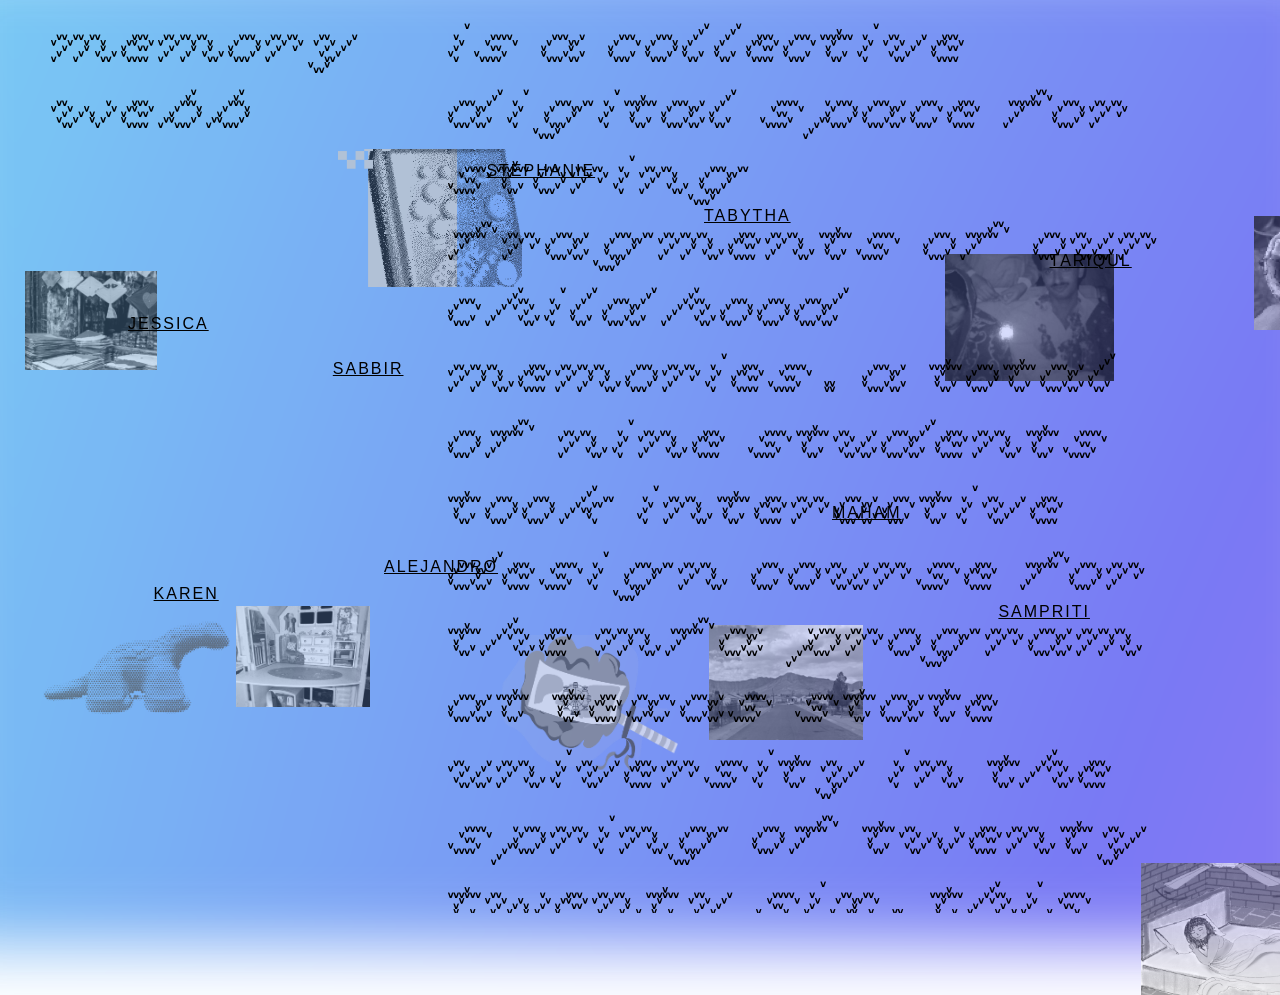
<file: index.html>
<html>
<head>
    <title>memory web | bew yromem</title>
    <link href="style.css" rel="stylesheet">
    <link rel="preconnect" href="https://fonts.googleapis.com">
<link rel="preconnect" href="https://fonts.gstatic.com" crossorigin>
<link href="https://fonts.googleapis.com/css2?family=Noto+Sans:ital,wght@0,100..900;1,100..900&display=swap" rel="stylesheet">
</head>
<body>
  <canvas id="gradient-canvas"></canvas>
  <div id="bg-layer"></div>
   <div class="title">
     <h1 class="title">memory webb</h1>
   </div>
   <div class="main">
     <h1>is a collective digital space for storing fragments of our childhood memories. a total of nine students took interactive design course for the mfa program at texas state university in the spring of twenty twenty six.
this project is to remind ourselves to share our authentic self with the world in the age of ai. </h1>
<br>
<br>
<h1>hold them gently...</h1>
  
<br>
<br>

   </div>


   <div class="memory-web">

  <a href="jessica/index.html" class="name jessica">JESSICA</a>
  <a href="sabbir/index.html" class="name sabbir">SABBIR</a>
  <a href="karen/index.html" class="name karen">KAREN</a>
  <a href="https://adman1973.github.io/MTNPEAK/" class="name alejandro">ALEJANDRO</a>
  <a href="sampriti/index.html" class="name sampriti">SAMPRITI</a>
  <a href="tabytha/index.html" class="name tabytha">TABYTHA</a>
  <a href="maham/index.html" class="name maham">MAHAM</a>
  <a href="tariqul/index.html" class="name tariqul">TARIQUL</a>
  <a href="stephanie/index.html" class="name stephanie">STEPHANIE</a>

</div>
<script>
console.log("JS is running");

let time = 0;

// =========================
// Background Images
// =========================
const bgLayer = document.getElementById("bg-layer");

const images = [
  "images/sleeping.jpg",
  "images/doll_house.png",
  "images/kite.png",
  "images/alex.png",
  "images/jessica.png",
  "images/maham.png",
  "images/pinkdino.png",
  "images/steph.png",
  "images/tariqul.png",
];

// shuffle images
function shuffle(array) {
  return array.sort(() => Math.random() - 0.5);
}

const shuffledImages = shuffle([...images]);

const placedImages = [];

function isOverlapping(x, y, width, height) {
  const padding = 30;

  for (let img of placedImages) {
    const overlap =
      x < img.x + img.width + padding &&
      x + width + padding > img.x &&
      y < img.y + img.height + padding &&
      y + height + padding > img.y;

    if (overlap) return true;
  }
  return false;
}

function createImage(src) {
  const img = document.createElement("img");
  img.src = src;
  img.classList.add("bg-img");

  if (src.includes("pinkdino")) {
  img.classList.add("dino");
  }  
  const width = Math.random() * 90 + 100;
  const height = width * 0.75;

  let x, y;
  let attempts = 0;

  do {
   x = Math.random() * window.innerWidth;
y = Math.random() * window.innerHeight;
    attempts++;
  } while (isOverlapping(x, y, width, height) && attempts < 100);

  placedImages.push({ x, y, width, height });

  img.style.width = width + "px";
  img.style.height = height + "px";
  img.style.left = x + "px";
  img.style.top = y + "px";

  bgLayer.appendChild(img);
}

// place images
shuffledImages.forEach(src => createImage(src));

// =========================
// Canvas Gradient
// =========================
const canvas = document.getElementById("gradient-canvas");
const ctx = canvas.getContext("2d");

function resize() {
  canvas.width = window.innerWidth;
  canvas.height = window.innerHeight;
}
resize();
window.addEventListener("resize", resize);

// smoother noise
function noise(x, y) {
  return (
    Math.sin(x * 0.001) +
    Math.cos(y * 0.001) +
    Math.sin((x + y) * 0.0007) +
    Math.cos((x - y) * 0.0009)
  ) / 4;
}

// HSL → RGB (fixes color issues)
function hslToRgb(h, s, l) {
  s /= 100;
  l /= 100;

  const k = n => (n + h / 30) % 12;
  const a = s * Math.min(l, 1 - l);

  const f = n =>
    l - a * Math.max(-1, Math.min(k(n) - 3, Math.min(9 - k(n), 1)));

  return [
    Math.round(255 * f(0)),
    Math.round(255 * f(8)),
    Math.round(255 * f(4))
  ];
}

// render loop
function draw() {
  time += 0.02; // controls animation speed

 const scrollX = 0;
const scrollY = 0;

  const imageData = ctx.createImageData(canvas.width, canvas.height);
  const data = imageData.data;

  for (let x = 0; x < canvas.width; x++) {
    for (let y = 0; y < canvas.height; y++) {

const worldX = x;
const worldY = y;

const nx = x + time * 500;
const ny = y + time * 500;

const n = noise(nx, ny);

// large soft color fields
const px = x * 0.0002;
const py = y * 0.0002;

const baseHue = noise(px * 1000, py * 1000) * 360;

// slow color drift
const hue = (baseHue + time * 40) % 360;

      const [r, g, b] = hslToRgb(hue, 85, 60);

      const i = (y * canvas.width + x) * 4;

      data[i] = r;
      data[i + 1] = g;
      data[i + 2] = b;
      data[i + 3] = 200; // opacity
    }
  }

  ctx.putImageData(imageData, 0, 0);
  requestAnimationFrame(draw);
}

draw();
</script>


</body>
</html>
</file>
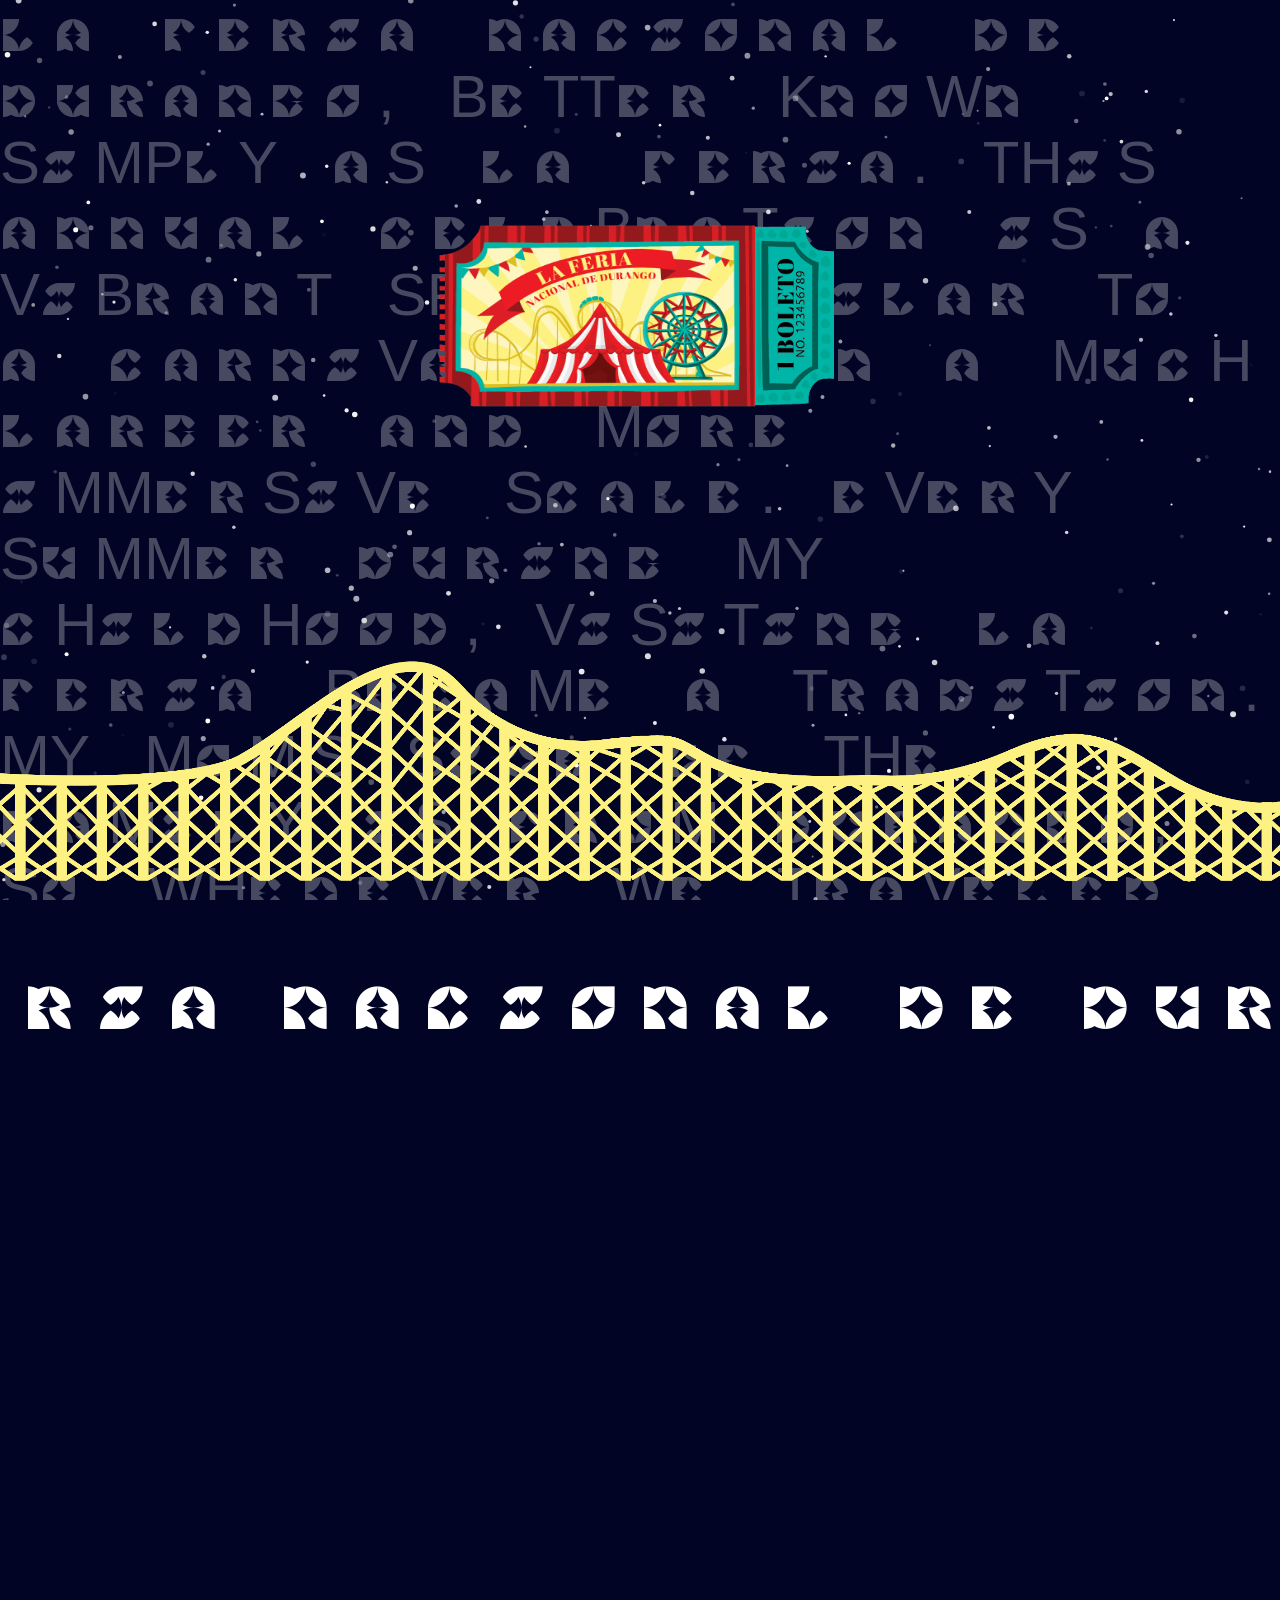
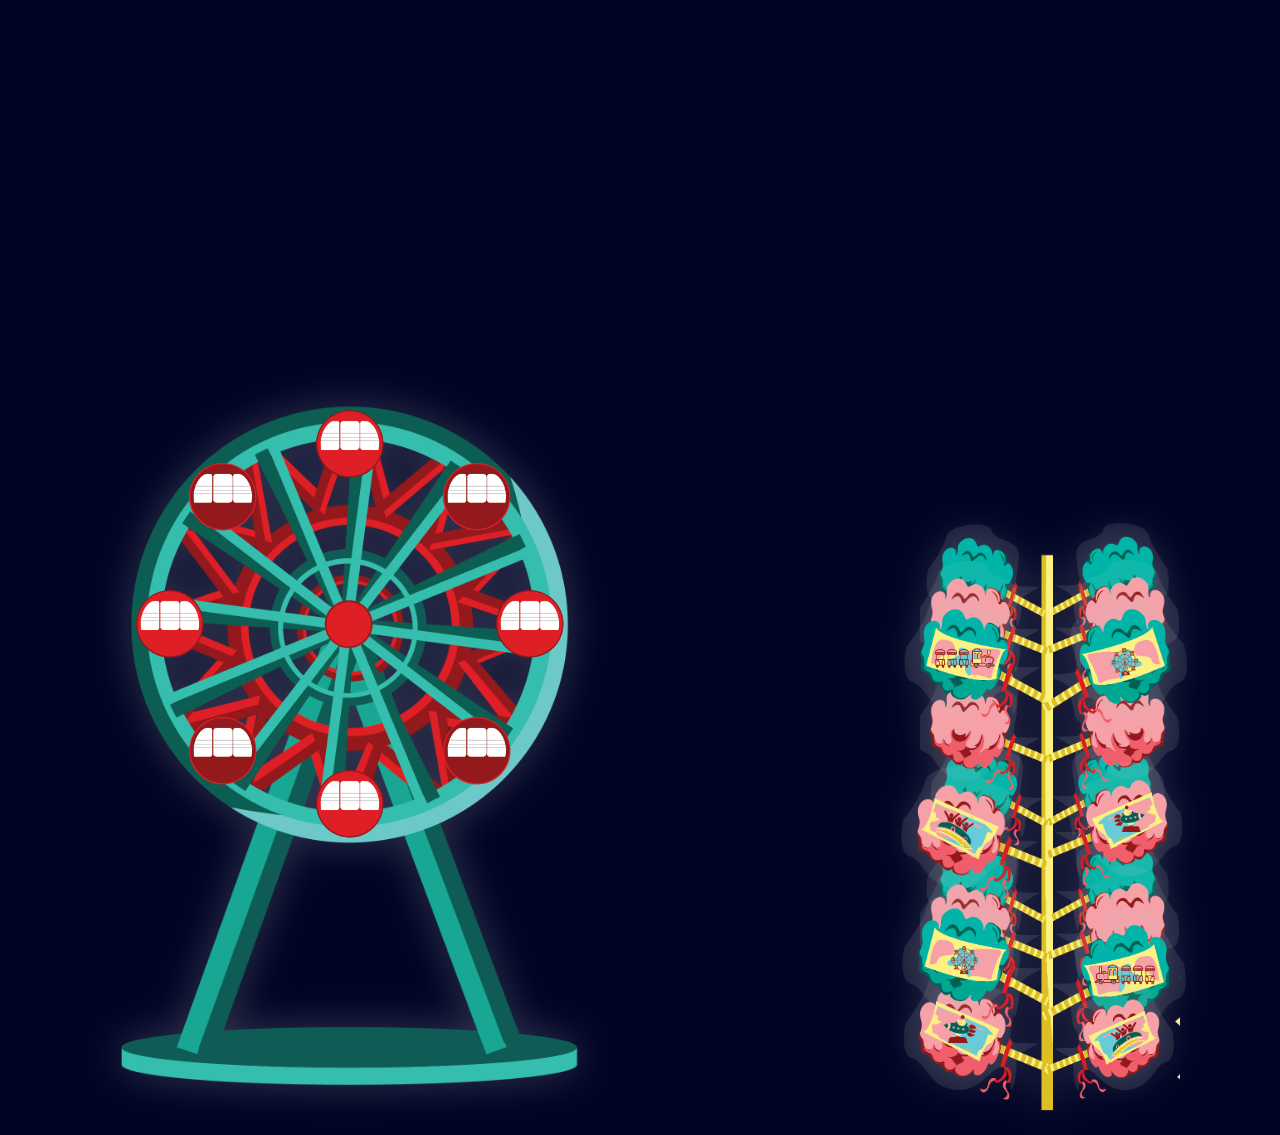
<file: jessica/index.html>
<!DOCTYPE html>
<html lang="en">
<head>
    <meta charset="UTF-8">
    <title>Memory Fair Web</title>
    <link rel="stylesheet" href="style.css">
</head>
<body>

    <!-- Starfield Canvas -->
    <canvas id="starfield"></canvas>
<div id="memory-text">
LA FERIA NACIONAL DE DURANGO, BETTER KNOWN SIMPLY AS LA FERIA. THIS ANNUAL CELEBRATION IS A VIBRANT SPACE SIMILAR TO A CARNIVAL, BUT ON A MUCH LARGER AND MORE IMMERSIVE SCALE. EVERY SUMMER DURING MY CHILDHOOD, VISITING LA FERIA BECAME A TRADITION. MY MOM’S SIDE OF THE FAMILY IS FROM DURANGO, SO WHENEVER WE TRAVELED THERE, GOING TO LA FERIA WAS SOMETHING WE ALL LOOKED FORWARD TO. ONE OF THE THINGS I REMEMBER MOST CLEARLY IS THE TIME OF DAY WE USUALLY WENT. WE OFTEN ARRIVED JUST AS THE SUN WAS SETTING, WHEN THE SKY TURNED ORANGE AND PINK. AS THE DAYLIGHT FADED, ALL THE LIGHTS AROUND THE BUILDINGS, PARKS, AND GAMES SWITCHED ON, FILLING THE FAIRGROUNDS WITH BRIGHT, COLORFUL GLOWS. THE RIDES SPARKLED, THE FOOD STANDS LIT UP, AND THE WHOLE PLACE FELT ALIVE IN A WAY THAT FELT ALMOST DREAMLIKE. ANOTHER MEMORY THAT ALWAYS STANDS OUT IS THE WATER FOUNTAINS SCATTERED THROUGHOUT THE FERIA. THEY WERE A MAGNET FOR KIDS. MY COUSINS AND I WOULD RUN THROUGH THEM OVER AND OVER, GETTING COMPLETELY SOAKED AND LAUGHING THE ENTIRE TIME. DOZENS OF OTHER CHILDREN JOINED IN, TURNING THE FOUNTAINS INTO A PLAYFUL GATHERING SPOT THAT FELT JUST AS EXCITING AS ANY RIDE. LA FERIA WAS A PLACE WHERE I FELT CLOSE TO MY FAMILY, MY CULTURE, AND THE EXCITEMENT OF BEING A KID. EVEN NOW, IT’S STILL ONE OF THE HAPPIEST PLACES I REMEMBER FROM MY CHILDHOOD.
</div>



<div class="ticket-wrapper">
  <img src="images/ticket-left.png" class="ticket ticket-left">
  <img src="images/ticket-right.png" class="ticket ticket-right">
</div>

    <!-- Loading Bar + Text -->
    <div class="loading-container">
        <div class="loading-bar-wrapper">
        <div class="loading-bar"></div>
    </div>
        <p class="loading-text">Entering Memory Fair Web...</p>
    </div>

    <!--<div style="height: 2000px;"></div>-->
    <div style="height: 2000px;"></div>

<!-- ROLLER COASTER -->
 <div class="coaster-wrapper">
    <img src="images/rollercoaster.png" class="coaster-track">
</div>

<div class="coaster-wrapper">
    <img src="images/rollercoaster.png" class="coaster-track">


<div class="coaster-line">
        <span class="word">LA</span>
        <span class="word">FERIA</span>
        <span class="word">NACIONAL</span>
        <span class="word">DE</span>
        <span class="word">DURANGO</span>
    </div>
</div>

<!-- FERRIS WHEEL -->
<div class="ferris-wrapper">
    <img src="images/ferris-bg.png" class="ferris-bg">

<div class="ferris-rotating">
  <img src="images/ferris-wheel.png" class="ferris-wheel">

  <!-- Seat wrappers -->
    <div class="seat-wrapper"><div class="seat red-seat" data-seat="1"></div></div>
    <div class="seat-wrapper"><div class="seat dark-seat" data-seat="2"></div></div>
    <div class="seat-wrapper"><div class="seat red-seat" data-seat="3"></div></div>
    <div class="seat-wrapper"><div class="seat dark-seat" data-seat="4"></div></div>
    <div class="seat-wrapper"><div class="seat red-seat" data-seat="5"></div></div>
    <div class="seat-wrapper"><div class="seat dark-seat" data-seat="6"></div></div>
    <div class="seat-wrapper"><div class="seat red-seat" data-seat="7"></div></div>
    <div class="seat-wrapper"><div class="seat dark-seat" data-seat="8"></div></div>
</div>

<!-- cotton candy -->
<div class="cotton-wrapper">

    <img src="images/cotton-stick.png" class="candy-stick">

    <!-- LEFT SIDE -->
    <img src="images/cotton-left-1.png" class="candy candy-left candy-1">
    <img src="images/cotton-left-2.png" class="candy candy-left candy-2">
    <img src="images/cotton-left-3.png" class="candy candy-left candy-3">
    <img src="images/cotton-left-4.png" class="candy candy-left candy-4">

    <!-- RIGHT SIDE -->
    <img src="images/cotton-right-1.png" class="candy candy-right candy-5">
    <img src="images/cotton-right-2.png" class="candy candy-right candy-6">
    <img src="images/cotton-right-3.png" class="candy candy-right candy-7">
    <img src="images/cotton-right-4.png" class="candy candy-right candy-8">

</div>

<div class="zoom-overlay">
    <img class="zoom-image">
</div>


<!-- MEGA DROP -->
<div class="megadrop-wrapper">

    <!-- Stick / tower -->
    <img src="images/megadrop-stick.png" class="megadrop">

    <!-- Seat cluster (1 image with 4 seats) -->
    <img src="images/megadrop-seats.png" class="megadrop-seats">

</div>

<!-- paragraph -->

    <script src="script.js"></script>
</body>
</html>
</file>
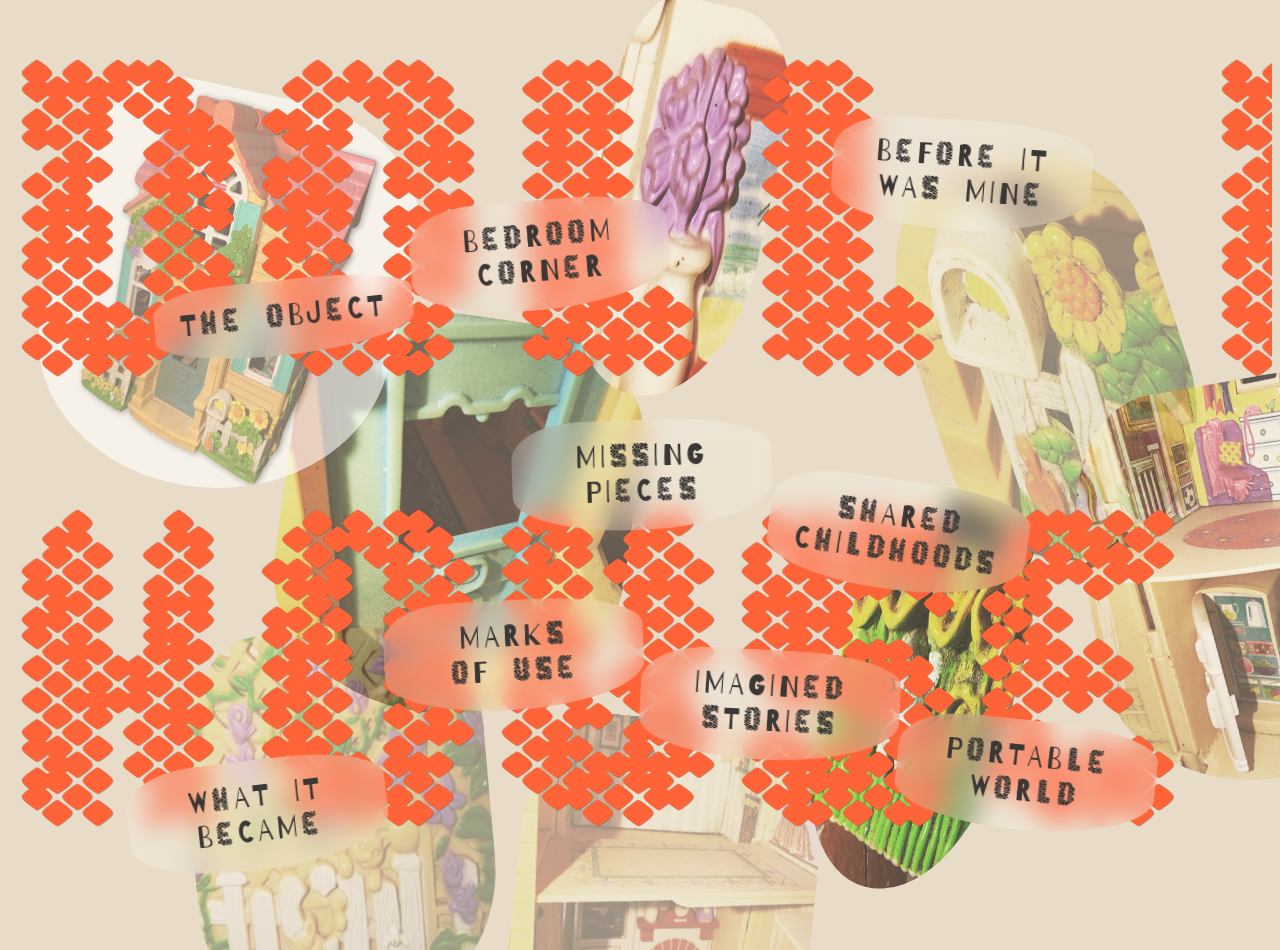
<file: karen/index.html>
<!DOCTYPE html>
<link href="https://fonts.googleapis.com/css2?family=Barrio&display=swap" rel="stylesheet">
<html lang="en">
  
<head>
<meta charset="UTF-8">
<meta name="viewport" content="width=device">
<title>our DOLLHOUSE</title>
<link rel="stylesheet" href="style.css">
 </head>

<body>

<div class="carousel">
  <div class="group">
    <div class="row">
      <div class="card">D</div>
     <div class="card">O</div>
     <div class="card">L</div>
     <div class="card">L</div>
    </div>
  </div> 
  <div aria-hidden class="group">
    <div class="row">
      <div class="card">D</div>
     <div class="card">O</div>
     <div class="card">L</div>
     <div class="card">L</div>
    </div>
  </div> 
</div>
<div class="carousel">
  <div class="group">
  <div class="row">
     <div class="card">H</div>
     <div class="card">O</div>
      <div class="card">U</div>
      <div class="card">S</div>
      <div class="card">E</div>
    </div>
  </div>
  <div aria-hidden class="group">
  <div class="row">
     <div class="card">H</div>
     <div class="card">O</div>
      <div class="card">U</div>
      <div class="card">S</div>
      <div class="card">E</div>
    </div>
  </div>
</div>
    

<div class="word"> 
<div class="memory-node node1">
  <div class="memory-label">THE OBJECT</div>
  <div class="memory-text">
  THE OBJECT I ASSOCIATE MOST WITH MY CHILDHOOD IS MY DOLLHOUSE. IT WAS A SMALL, PORTABLE PLASTIC COTTAGE—LESS THAN A FOOT TALL—WITH COLORFUL IMAGERY, TINY FURNITURE, AND ROOMS THAT FOLDED OPEN AND CLOSED.
  </div>
</div>

<div class="memory-node node2">
  <div class="memory-label">BEFORE IT WAS MINE</div>
  <div class="memory-text">
  LONG BEFORE I PLAYED WITH IT, IT HAD BELONGED TO MY OLDEST SISTER, WHO USED IT UNTIL SHE OUTGREW IT. THEN IT WAS PASSED DOWN TO MY OTHER SISTER.
  </div>
</div>

<div class="memory-node node3">
  <div class="memory-label">MARKS<br>OF USE</div>
  <div class="memory-text">
  BY THE TIME IT REACHED ME, THE DOLLHOUSE ALREADY CARRIED SIGNS OF ITS HISTORY—STICKERS ON THE WALLS AND A FEW SCRATCHES LEFT FROM YEARS OF PLAY.
  </div>
</div>

<div class="memory-node node4">
  <div class="memory-label">SHARED CHILDHOODS</div>
  <div class="memory-text">
  WHEN IT FINALLY BECAME MINE, THE DOLLHOUSE HELD THE QUIET HISTORY OF MORE THAN ONE CHILDHOOD.
  </div>
</div>

<div class="memory-node node5">
  <div class="memory-label">BEDROOM CORNER</div>
  <div class="memory-text">
  THE DOLLHOUSE LIVED IN THE CORNER OF MY BEDROOM, ALWAYS EASY TO REACH. IT BECAME A SPACE OF COMFORT AND DISTRACTION.
  </div>
</div>

<div class="memory-node node6">
  <div class="memory-label">PORTABLE WORLD</div>
  <div class="memory-text">
  BECAUSE IT WAS PORTABLE, I OFTEN CARRIED IT FROM ROOM TO ROOM, OR BROUGHT IT WITH ME TO RELATIVES’ HOMES, SETTING IT UP WHEREVER I COULD FIND SPACE.
  </div>
</div>

<div class="memory-node node7">
  <div class="memory-label">MISSING PIECES</div>
  <div class="memory-text">
  OVER TIME, MANY OF THE ORIGINAL FURNITURE PIECES AND DOLLS DISAPPEARED OR WERE FORGOTTEN.
  </div>
</div>

<div class="memory-node node8">
  <div class="memory-label">IMAGINED STORIES</div>
  <div class="memory-text">
  EVEN WITHOUT EVERYTHING IT ONCE CAME WITH, THE DOLLHOUSE NEVER FELT INCOMPLETE. I SPENT HOURS OPENING ITS WALLS, ARRANGING WHAT REMAINED, AND INVENTING STORIES FOR THE DOLLS WHO LIVED INSIDE.
  </div>
</div>

<div class="memory-node node9">
  <div class="memory-label">WHAT IT BECAME</div>
  <div class="memory-text">
  THAT LITTLE HAND-ME-DOWN HOUSE WAS NOT JUST A TOY. IT BECAME AN EARLY LESSON IN IMAGINATION AND CREATIVE POSSIBILITY.
  </div>
</div>

</div>

<!-- FLOATING IMAGE LAYER -->
<div class="image-layer">
<img src="images/doll_house_2.jpg" class="floating-img" style="top:35%; left:22%; transform: rotate(8deg);">
<img src="images/doll_house_1.jpg" class="floating-img" style="top:10%; left:4%; transform: rotate(12deg);">
<img src="images/doll_house_3.jpg" class="floating-img" style="top:70%; left:15%; transform: rotate(-5deg);">
<img src="images/doll_house_4.jpg" class="floating-img" style="top:55%; left:65%; transform: rotate(15deg);">
<img src="images/doll_house_5.jpg" class="floating-img" style="top:18%; left:72%; transform: rotate(-18deg);">
<img src="images/doll_house_6.jpg" class="floating-img" style="top:80%; left:40%; transform: rotate(6deg);">
<img src="images/doll_house_7.jpg" class="floating-img" style="top:42%; left:85%; transform: rotate(-10deg);">
<img src="images/doll_house_8.jpg" class="floating-img" style="top:0%; left:46%; transform: rotate(12deg);">
</div>

<script>
const images = document.querySelectorAll('.floating-img');

document.addEventListener('mousemove', (e) => {
  const mouseX = e.clientX;
  const mouseY = e.clientY;
  const centerX = window.innerWidth / 2;
  const centerY = window.innerHeight / 2;

  const deltaX = (mouseX - centerX) / centerX; // -1 to 1
  const deltaY = (mouseY - centerY) / centerY; // -1 to 1

  images.forEach((img, index) => {
    const movement = 10 + index * 2; // control intensity
    img.style.transform = `translate(${deltaX * movement}px, ${deltaY * movement}px) rotate(${parseFloat(img.style.transform.replace(/[^\d.-]/g, ''))}deg)`;
  });
});
</script>


</body>
</file>
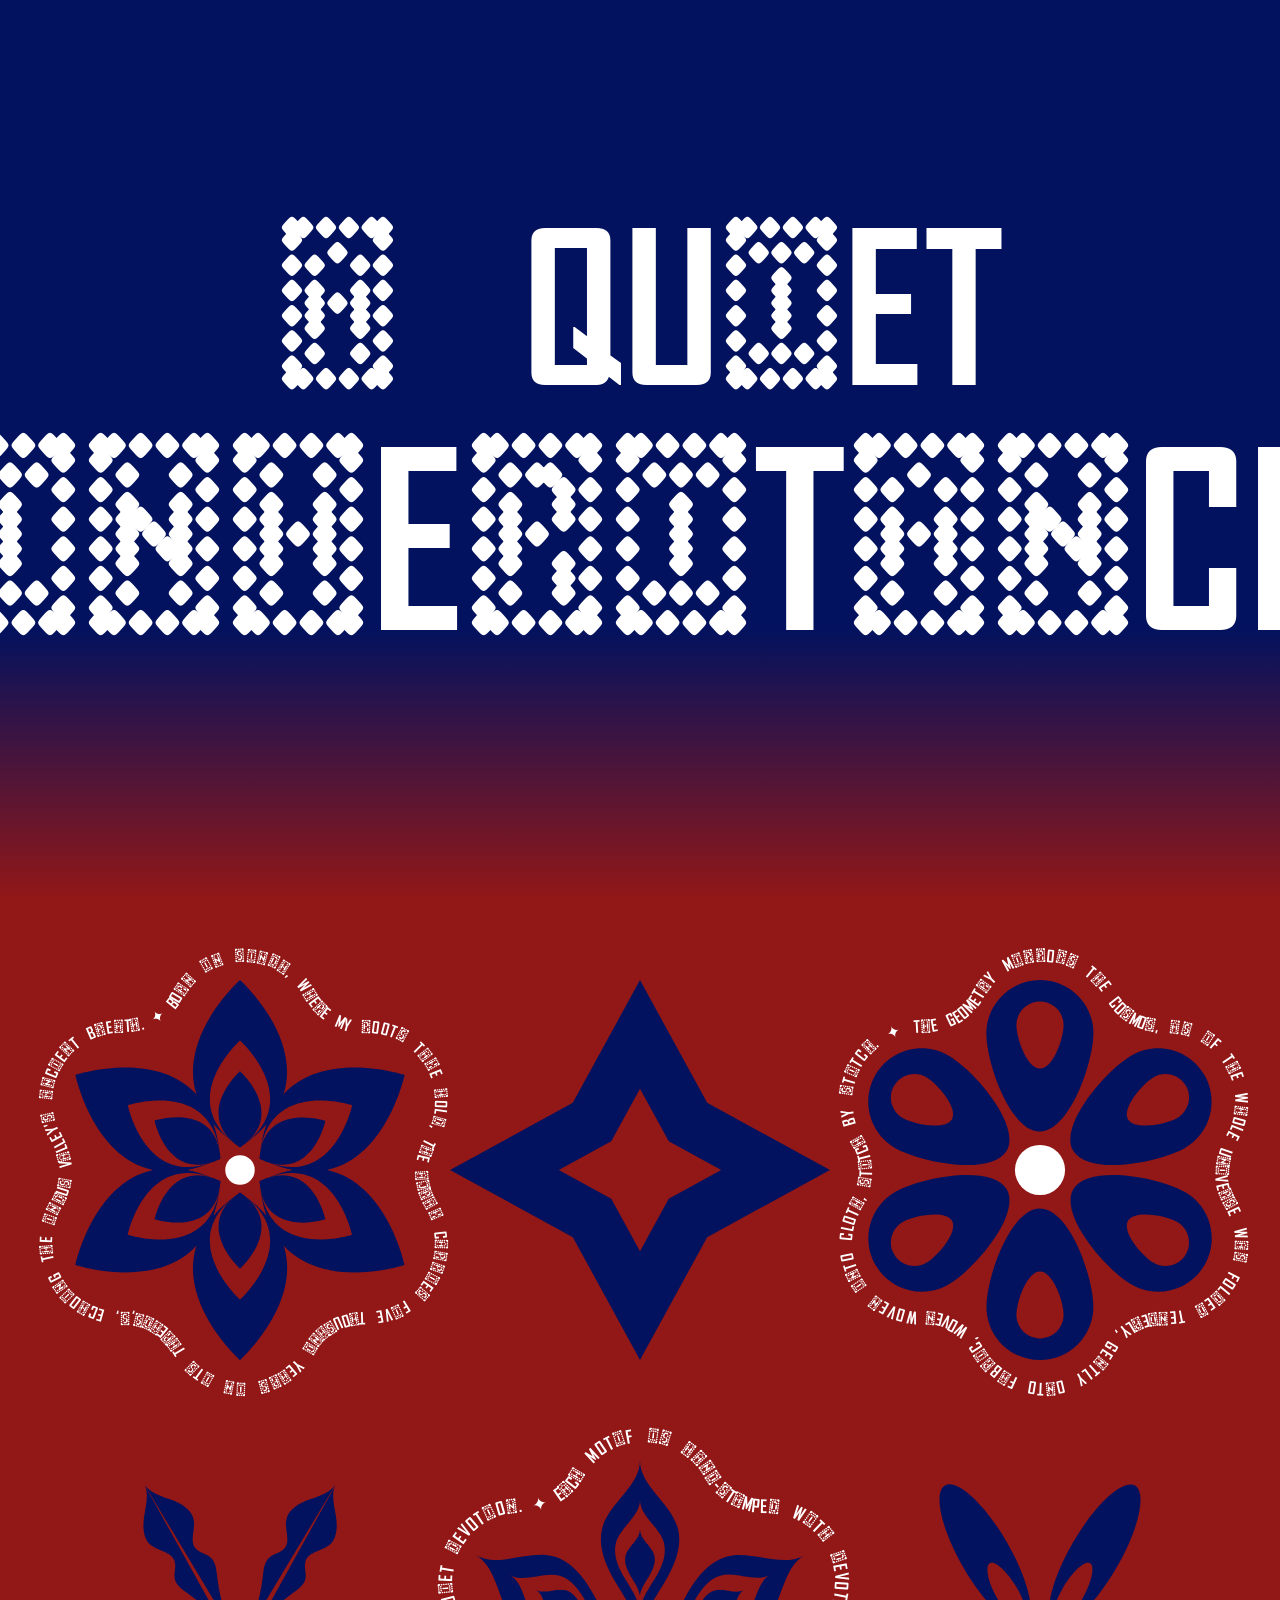
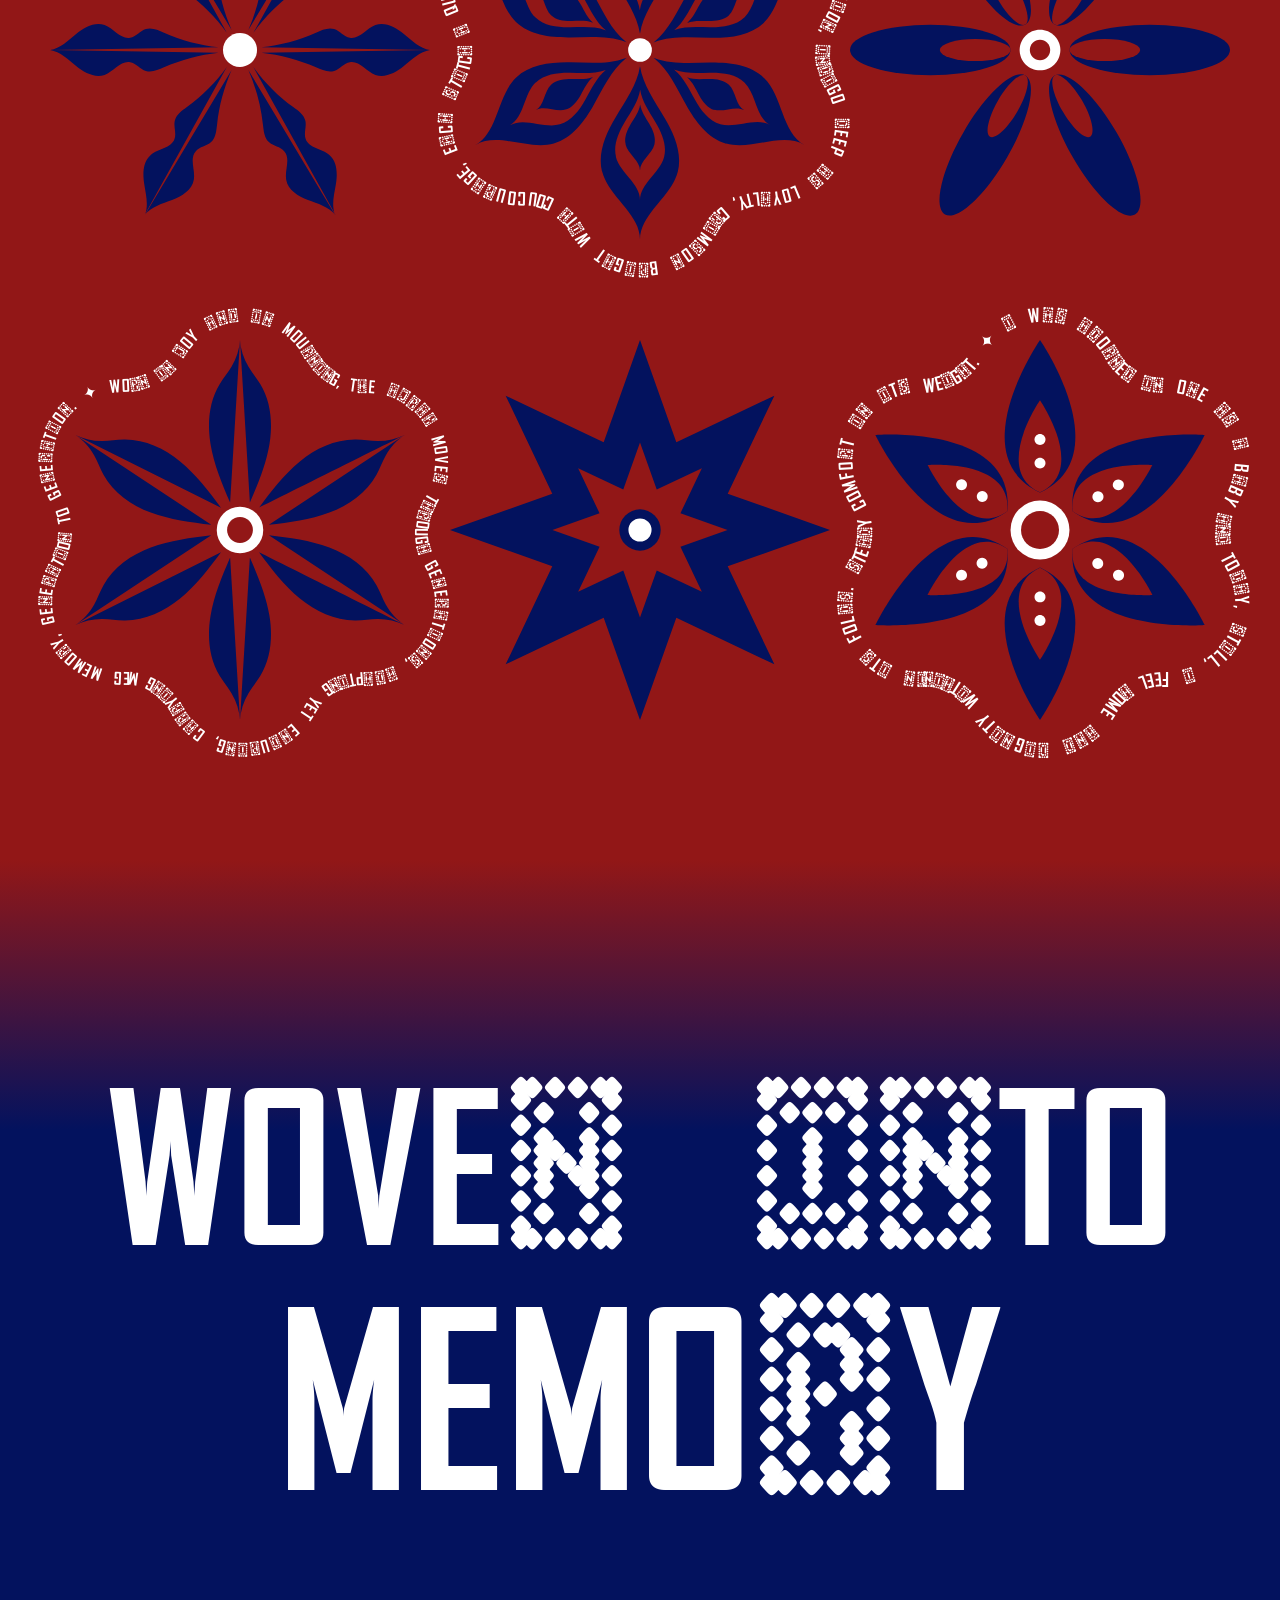
<file: maham/index.html>
<!DOCTYPE html>
<html lang="en">
<head>
  <meta charset="UTF-8">
  <meta name="viewport" content="width=device-width, initial-scale=1.0">
  <title>A Quiet Inheritance</title>
  <link rel="stylesheet" href="style.css">
</head>

<body>
  <header class="main-header">
    <h1 class="title-line1">A QUIET</h1>
    <h1 class="title-line2">INHERITANCE</h1>
  </header>
<!-- ROW 1 -->
  <div class="blocks-row">

    <!-- LEFT BLOCK -->
    <div class="image-text-wrap interactive-path">
      <img src="images/Geometric pattern-01.svg" alt="Geometric pattern 01" class="block-image">
      <img src="images/image-01.jpg" alt="" class="reveal-photo" style="-webkit-mask-image:url('images/Geometric pattern-01.svg');">
      <svg class="text-path-overlay" viewBox="-34 -36 90 96" xmlns="http://www.w3.org/2000/svg">
        <defs>
          <path id="p01" transform="translate(12.5,12.5) scale(3.5) translate(-15,-16.285)" d="M6.293,26.368c-.163,0-.327-.004-.49-.01-3.766-.141-5.989-4.202-4.114-7.47.016-.029.033-.057.05-.086.876-1.499.972-3.363.107-4.868-.081-.142-.16-.285-.237-.429-1.761-3.332.644-7.288,4.412-7.298.033,0,.066,0,.099,0,1.736.009,3.398-.84,4.27-2.342.082-.141.167-.281.254-.42,2.005-3.191,6.634-3.086,8.526.172.017.029.033.057.049.086.86,1.508,2.427,2.523,4.163,2.527.163,0,.327.004.49.01,3.766.141,5.989,4.202,4.114,7.47-.016.029-.033.057-.05.086-.876,1.499-.972,3.363-.107,4.868.081.142.16.285.237.429,1.761,3.332-.644,7.288-4.412,7.298-.033,0-.066,0-.099,0-1.736-.009-3.398.84-4.27,2.342-.082.141-.167.281-.254.42-2.005,3.191-6.634,3.086-8.526-.172-.017-.029-.033-.057-.05-.086-.86-1.508-2.427-2.523-4.163-2.527Z"/>
        </defs>
        <text class="path-text" font-size="4.107">
          <textPath class="moving-text-path" href="#p01" startOffset="0">
            BORN IN SINDH, WHERE MY ROOTS TAKE HOLD, THE AJRAK CARRIES FIVE THOUSAND YEARS IN ITS THREADS, ECHOING THE INDUS VALLEY'S ANCIENT BREATH.
          </textPath>
        </text>
      </svg>
    </div>

    <!-- MIDDLE BLOCK -->
    <div class="image-text-wrap">
      <img src="images/Geometric pattern-02.svg" alt="Geometric pattern 02" class="block-image">
      <img src="images/image-02.jpeg" alt="" class="reveal-photo" style="-webkit-mask-image:url('images/Geometric pattern-02.svg');">
    </div>

    <!-- RIGHT BLOCK -->
    <div class="image-text-wrap interactive-path">
      <img src="images/Geometric pattern-03.svg" alt="Geometric pattern 03" class="block-image">
      <img src="images/image-03.jpeg" alt="" class="reveal-photo" style="-webkit-mask-image:url('images/Geometric pattern-03.svg');">
      <svg class="text-path-overlay" viewBox="-34 -36 90 96" xmlns="http://www.w3.org/2000/svg">
        <defs>
          <path id="p03" transform="translate(12.5,12.5) scale(3.5) translate(-15,-16.285)" d="M6.293,26.368c-.163,0-.327-.004-.49-.01-3.766-.141-5.989-4.202-4.114-7.47.016-.029.033-.057.05-.086.876-1.499.972-3.363.107-4.868-.081-.142-.16-.285-.237-.429-1.761-3.332.644-7.288,4.412-7.298.033,0,.066,0,.099,0,1.736.009,3.398-.84,4.27-2.342.082-.141.167-.281.254-.42,2.005-3.191,6.634-3.086,8.526.172.017.029.033.057.049.086.86,1.508,2.427,2.523,4.163,2.527.163,0,.327.004.49.01,3.766.141,5.989,4.202,4.114,7.47-.016.029-.033.057-.05.086-.876,1.499-.972,3.363-.107,4.868.081.142.16.285.237.429,1.761,3.332-.644,7.288-4.412,7.298-.033,0-.066,0-.099,0-1.736-.009-3.398.84-4.27,2.342-.082.141-.167.281-.254.42-2.005,3.191-6.634,3.086-8.526-.172-.017-.029-.033-.057-.05-.086-.86-1.508-2.427-2.523-4.163-2.527Z"/>
        </defs>
        <text class="path-text" font-size="4.197">
          <textPath class="moving-text-path" href="#p03" startOffset="0">
            THE GEOMETRY MIRRORS THE COSMOS, AS IF THE WHOLE UNIVERSE WAS FOLDED TENDERLY, GENTLY ONTO FABRIC, WOVEN INTO CLOTH, STITCH BY STITCH.
          </textPath>
        </text>
      </svg>
    </div>

  </div>

  <!-- ROW 2 -->
  <div class="blocks-row">

    <!-- LEFT BLOCK -->
    <div class="image-text-wrap">
      <img src="images/Geometric pattern-04.svg" alt="Geometric pattern 04" class="block-image">
      <img src="images/image-04.jpeg" alt="" class="reveal-photo" style="-webkit-mask-image:url('images/Geometric pattern-04.svg');">
    </div>

    <!-- MIDDLE BLOCK -->
    <div class="image-text-wrap interactive-path">
      <img src="images/Geometric pattern-05.svg" alt="Geometric pattern 05" class="block-image">
      <img src="images/image-05.jpg" alt="" class="reveal-photo" style="-webkit-mask-image:url('images/Geometric pattern-05.svg');">
      <svg class="text-path-overlay" viewBox="-34 -36 90 96" xmlns="http://www.w3.org/2000/svg">
        <defs>
          <path id="p05" transform="translate(12.5,12.5) scale(3.5) translate(-15,-16.285)" d="M6.293,26.368c-.163,0-.327-.004-.49-.01-3.766-.141-5.989-4.202-4.114-7.47.016-.029.033-.057.05-.086.876-1.499.972-3.363.107-4.868-.081-.142-.16-.285-.237-.429-1.761-3.332.644-7.288,4.412-7.298.033,0,.066,0,.099,0,1.736.009,3.398-.84,4.27-2.342.082-.141.167-.281.254-.42,2.005-3.191,6.634-3.086,8.526.172.017.029.033.057.049.086.86,1.508,2.427,2.523,4.163,2.527.163,0,.327.004.49.01,3.766.141,5.989,4.202,4.114,7.47-.016.029-.033.057-.05.086-.876,1.499-.972,3.363-.107,4.868.081.142.16.285.237.429,1.761,3.332-.644,7.288-4.412,7.298-.033,0-.066,0-.099,0-1.736-.009-3.398.84-4.27,2.342-.082.141-.167.281-.254.42-2.005,3.191-6.634,3.086-8.526-.172-.017-.029-.033-.057-.05-.086-.86-1.508-2.427-2.523-4.163-2.527Z"/>
        </defs>
        <text class="path-text" font-size="4.528">
          <textPath class="moving-text-path" href="#p05" startOffset="0">
            EACH MOTIF IS HAND-STAMPED WITH DEVOTION, INDIGO DEEP AS LOYALTY, CRIMSON BRIGHT WITH COURAGE, EACH STITCH A QUIET DEVOTION.
          </textPath>
        </text>
      </svg>
    </div>

    <!-- RIGHT BLOCK -->
    <div class="image-text-wrap">
      <img src="images/Geometric pattern-06.svg" alt="Geometric pattern 06" class="block-image">
      <img src="images/image-06.jpeg" alt="" class="reveal-photo" style="-webkit-mask-image:url('images/Geometric pattern-06.svg');">
    </div>

  </div>

  <!-- ROW 3 -->
  <div class="blocks-row">

    <!-- LEFT BLOCK -->
    <div class="image-text-wrap interactive-path">
      <img src="images/Geometric pattern-07.svg" alt="Geometric pattern 07" class="block-image">
      <img src="images/image-07.jpg" alt="" class="reveal-photo" style="-webkit-mask-image:url('images/Geometric pattern-07.svg');">
      <svg class="text-path-overlay" viewBox="-34 -36 90 96" xmlns="http://www.w3.org/2000/svg">
        <defs>
          <path id="p07" transform="translate(12.5,12.5) scale(3.5) translate(-15,-16.285)" d="M6.293,26.368c-.163,0-.327-.004-.49-.01-3.766-.141-5.989-4.202-4.114-7.47.016-.029.033-.057.05-.086.876-1.499.972-3.363.107-4.868-.081-.142-.16-.285-.237-.429-1.761-3.332.644-7.288,4.412-7.298.033,0,.066,0,.099,0,1.736.009,3.398-.84,4.27-2.342.082-.141.167-.281.254-.42,2.005-3.191,6.634-3.086,8.526.172.017.029.033.057.049.086.86,1.508,2.427,2.523,4.163,2.527.163,0,.327.004.49.01,3.766.141,5.989,4.202,4.114,7.47-.016.029-.033.057-.05.086-.876,1.499-.972,3.363-.107,4.868.081.142.16.285.237.429,1.761,3.332-.644,7.288-4.412,7.298-.033,0-.066,0-.099,0-1.736-.009-3.398.84-4.27,2.342-.082.141-.167.281-.254.42-2.005,3.191-6.634,3.086-8.526-.172-.017-.029-.033-.057-.05-.086-.86-1.508-2.427-2.523-4.163-2.527Z"/>
        </defs>
        <text class="path-text" font-size="4.291">
          <textPath class="moving-text-path" href="#p07" startOffset="0">
            WORN IN JOY AND IN MOURNING, THE AJRAK MOVES THROUGH GENERATIONS, ADAPTING YET ENDURING, CARRYING MEMORY, GENERATION TO GENERATION.
          </textPath>
        </text>
      </svg>
    </div>

    <!-- MIDDLE BLOCK -->
    <div class="image-text-wrap">
      <img src="images/Geometric pattern-08.svg" alt="Geometric pattern 08" class="block-image">
      <img src="images/image-08.png" alt="" class="reveal-photo" style="-webkit-mask-image:url('images/Geometric pattern-08.svg');">
    </div>

    <!-- RIGHT BLOCK -->
    <div class="image-text-wrap interactive-path">
      <img src="images/Geometric pattern-09.svg" alt="Geometric pattern 09" class="block-image">
      <img src="images/image-09.jpg" alt="" class="reveal-photo" style="-webkit-mask-image:url('images/Geometric pattern-09.svg');">
      <svg class="text-path-overlay" viewBox="-34 -36 90 96" xmlns="http://www.w3.org/2000/svg">
        <defs>
          <path id="p09" transform="translate(12.5,12.5) scale(3.5) translate(-15,-16.285)" d="M6.293,26.368c-.163,0-.327-.004-.49-.01-3.766-.141-5.989-4.202-4.114-7.47.016-.029.033-.057.05-.086.876-1.499.972-3.363.107-4.868-.081-.142-.16-.285-.237-.429-1.761-3.332.644-7.288,4.412-7.298.033,0,.066,0,.099,0,1.736.009,3.398-.84,4.27-2.342.082-.141.167-.281.254-.42,2.005-3.191,6.634-3.086,8.526.172.017.029.033.057.049.086.86,1.508,2.427,2.523,4.163,2.527.163,0,.327.004.49.01,3.766.141,5.989,4.202,4.114,7.47-.016.029-.033.057-.05.086-.876,1.499-.972,3.363-.107,4.868.081.142.16.285.237.429,1.761,3.332-.644,7.288-4.412,7.298-.033,0-.066,0-.099,0-1.736-.009-3.398.84-4.27,2.342-.082.141-.167.281-.254.42-2.005,3.191-6.634,3.086-8.526-.172-.017-.029-.033-.057-.05-.086-.86-1.508-2.427-2.523-4.163-2.527Z"/>
        </defs>
        <text class="path-text" font-size="4.675">
          <textPath class="moving-text-path" href="#p09" startOffset="0">
            I WAS ADORNED IN ONE AS A BABY AND TODAY, STILL, I FEEL HOME AND DIGNITY WITHIN ITS FOLDS. STEADY COMFORT IN ITS WEIGHT.
          </textPath>
        </text>
      </svg>
    </div>

  </div>
<!-- CLOSING QUOTE -->
  <footer class="closing-footer">
    <p class="closing-line1">WOVEN INTO</p>
    <p class="closing-line2">MEMORY</p>
  </footer>

  <script>
  const interactiveBlocks = document.querySelectorAll('.interactive-path');

  interactiveBlocks.forEach((block) => {
    const textPath = block.querySelector('.moving-text-path');
    if (!textPath) return;

    const originalText = textPath.textContent.trim();
    const separator = ' ✦ ';
    const repeatCount = 8;
    const segmentText = originalText + separator;

    textPath.textContent = segmentText.repeat(repeatCount);

    let offset = 0;
    let speed = 0;
    let targetSpeed = 0;

    requestAnimationFrame(() => {
      const fullLength = textPath.getComputedTextLength();
      const segmentLength = fullLength / repeatCount;

      // Position text so the topmost point of the path is at the start
      // Top is at arc-length 130.9 units (39.1% along the scaled path)
      // Since we apply -offset, we set offset = segmentLength - 130.9
      // so -offset lands at the top position
      offset = segmentLength - 130.9;

      function animate() {
        speed += (targetSpeed - speed) * 0.08;
        offset += speed;

        if (offset >= segmentLength) offset -= segmentLength;
        if (offset < 0) offset += segmentLength;

        textPath.setAttribute('startOffset', -offset);
        requestAnimationFrame(animate);
      }

      block.addEventListener('mouseenter', () => { targetSpeed = 0.12; });
      block.addEventListener('mouseleave', () => { targetSpeed = 0; });

      animate();
    });
  });

  // ===== LETTER STAMP — HEADER & FOOTER =====
  const stampLetters = ['S','I','N','D','H','A','J','R','K'];

  function makeCursorLetter(text) {
    const c = document.createElement('canvas');
    c.width = 80; c.height = 80;
    const ctx = c.getContext('2d');
    ctx.font = '100 72px ajrak, AgencyFB, Impact, sans-serif';
    ctx.fillStyle = 'rgba(255,255,255,0.9)';
    ctx.textAlign = 'center';
    ctx.textBaseline = 'alphabetic';
    ctx.fillText(text, 40, 72);
    return `url("${c.toDataURL()}") 40 72, auto`;
  }

  function setupStampSection(section) {
    let nextLetter = stampLetters[Math.floor(Math.random() * stampLetters.length)];
    section.style.cursor = makeCursorLetter(nextLetter);

    section.addEventListener('click', (e) => {
      const letter = nextLetter;
      const el = document.createElement('span');
      el.className = 'stamp-letter';
      el.textContent = letter;
      el.style.left = e.clientX - section.getBoundingClientRect().left + 'px';
      el.style.top  = e.clientY - section.getBoundingClientRect().top  + 'px';
      section.appendChild(el);
      requestAnimationFrame(() => el.classList.add('stamp-active'));
      nextLetter = stampLetters[Math.floor(Math.random() * stampLetters.length)];
      section.style.cursor = makeCursorLetter(nextLetter);
    });
  }

  // Wait for ajrak font to load before generating first cursor
  document.fonts.load('100 72px ajrak').then(() => {
    setupStampSection(document.querySelector('.main-header'));
    setupStampSection(document.querySelector('.closing-footer'));
  });




  // ===== BEAT ON CLICK =====
  document.querySelectorAll('.image-text-wrap').forEach(block => {
    block.addEventListener('click', () => {
      block.classList.remove('breathing');
      void block.offsetWidth; // reflow to restart
      block.classList.add('breathing');
      block.addEventListener('animationend', () => block.classList.remove('breathing'), { once: true });
    });
  });



  // ===== ROTATING CUSTOM CURSOR — MIDDLE SECTION =====
  const cursorEl = document.createElement('img');
  cursorEl.src = 'images/cursor.png';
  cursorEl.style.cssText = 'position:fixed;pointer-events:none;z-index:9999;display:none;transform-origin:center center;';
  document.body.appendChild(cursorEl);

  let cursorAngle = 0;
  let cursorX = 0, cursorY = 0;
  let inMiddle = false;
  let cursorSize = 32;

  cursorEl.onload = () => {
    cursorSize = cursorEl.naturalWidth || 32;
  };

  document.querySelectorAll('.blocks-row').forEach(row => {
    row.addEventListener('mouseenter', () => {
      inMiddle = true;
      cursorEl.style.display = 'block';
    });
    row.addEventListener('mouseleave', () => {
      inMiddle = false;
      cursorEl.style.display = 'none';
    });
  });

  document.addEventListener('mousemove', (e) => {
    cursorX = e.clientX;
    cursorY = e.clientY;
  });

  function animateCursor() {
    if (inMiddle) {
      cursorAngle -= 0.4; // anti-clockwise
      const half = cursorEl.offsetWidth / 2 || 16;
      cursorEl.style.left = (cursorX - half) + 'px';
      cursorEl.style.top  = (cursorY - half) + 'px';
      cursorEl.style.transform = `rotate(${cursorAngle}deg)`;
    }
    requestAnimationFrame(animateCursor);
  }
  requestAnimationFrame(animateCursor);

</script>
</body>
</html>
</file>
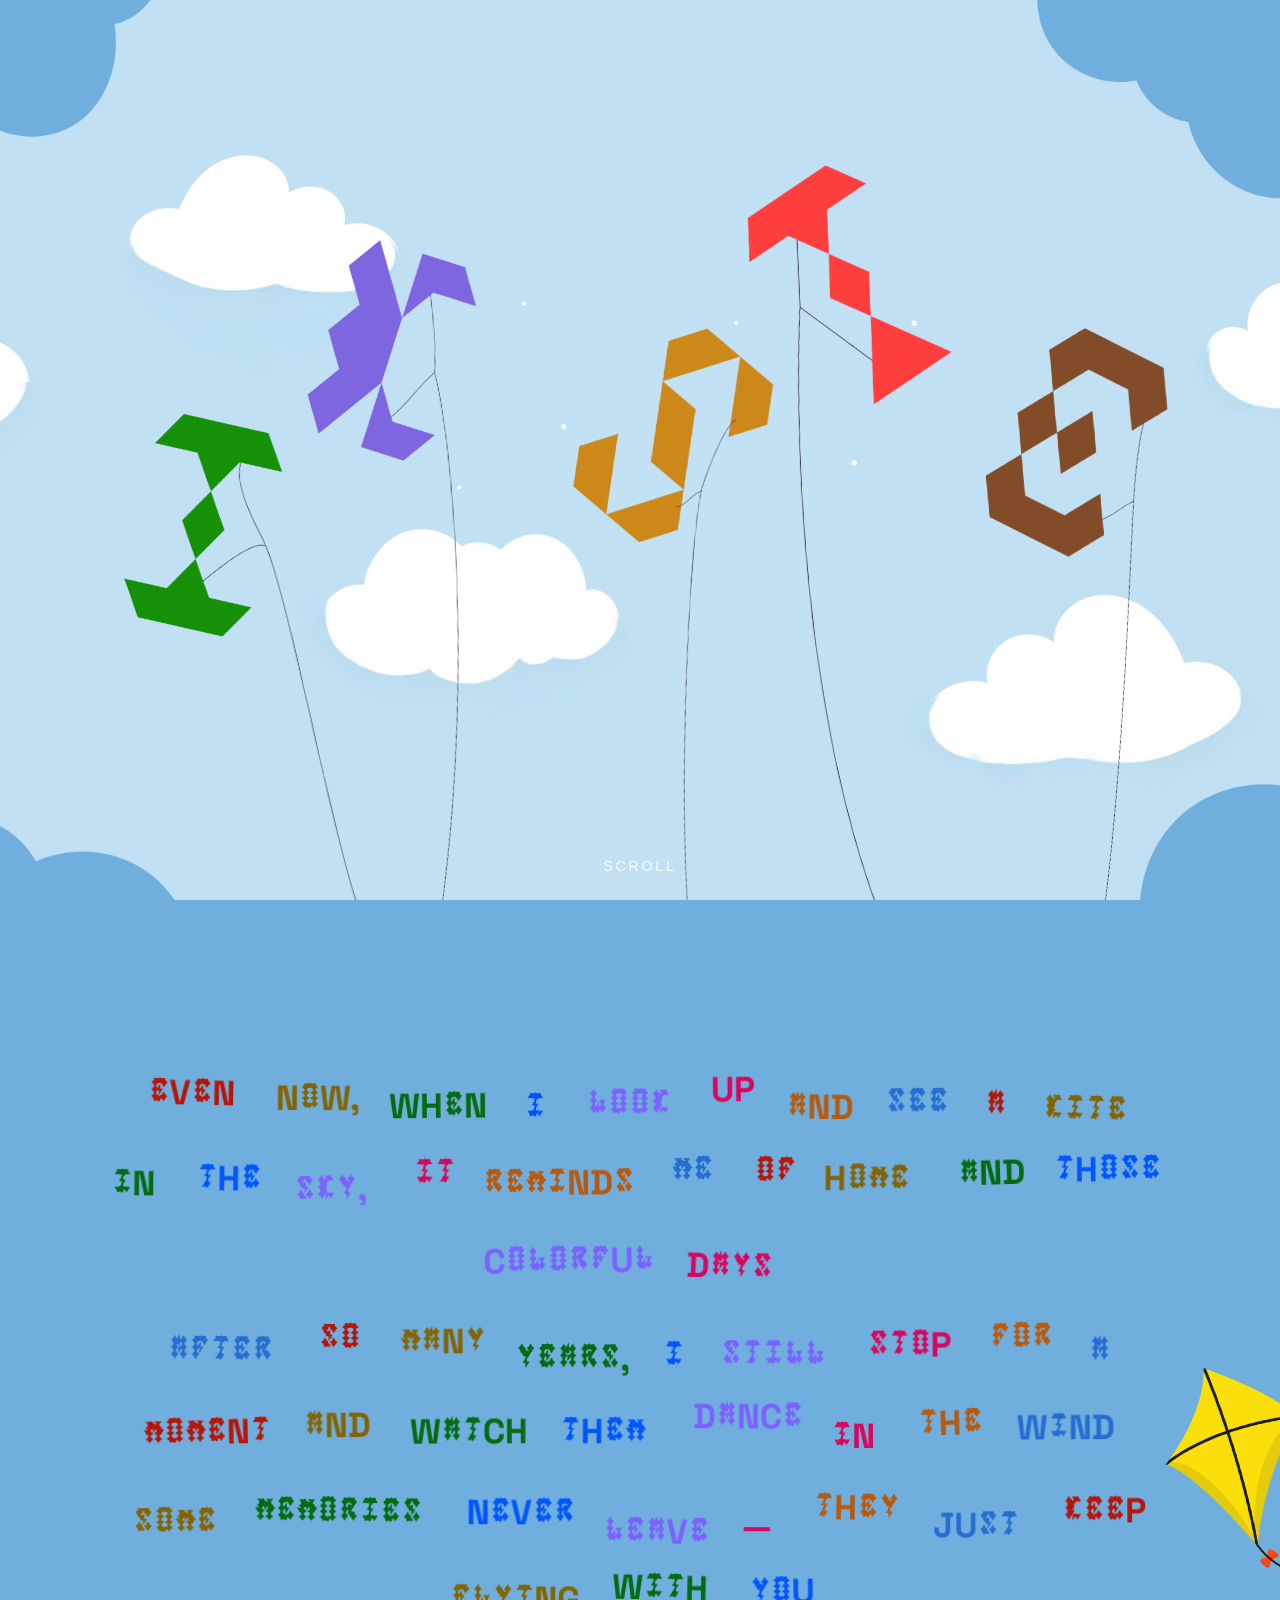
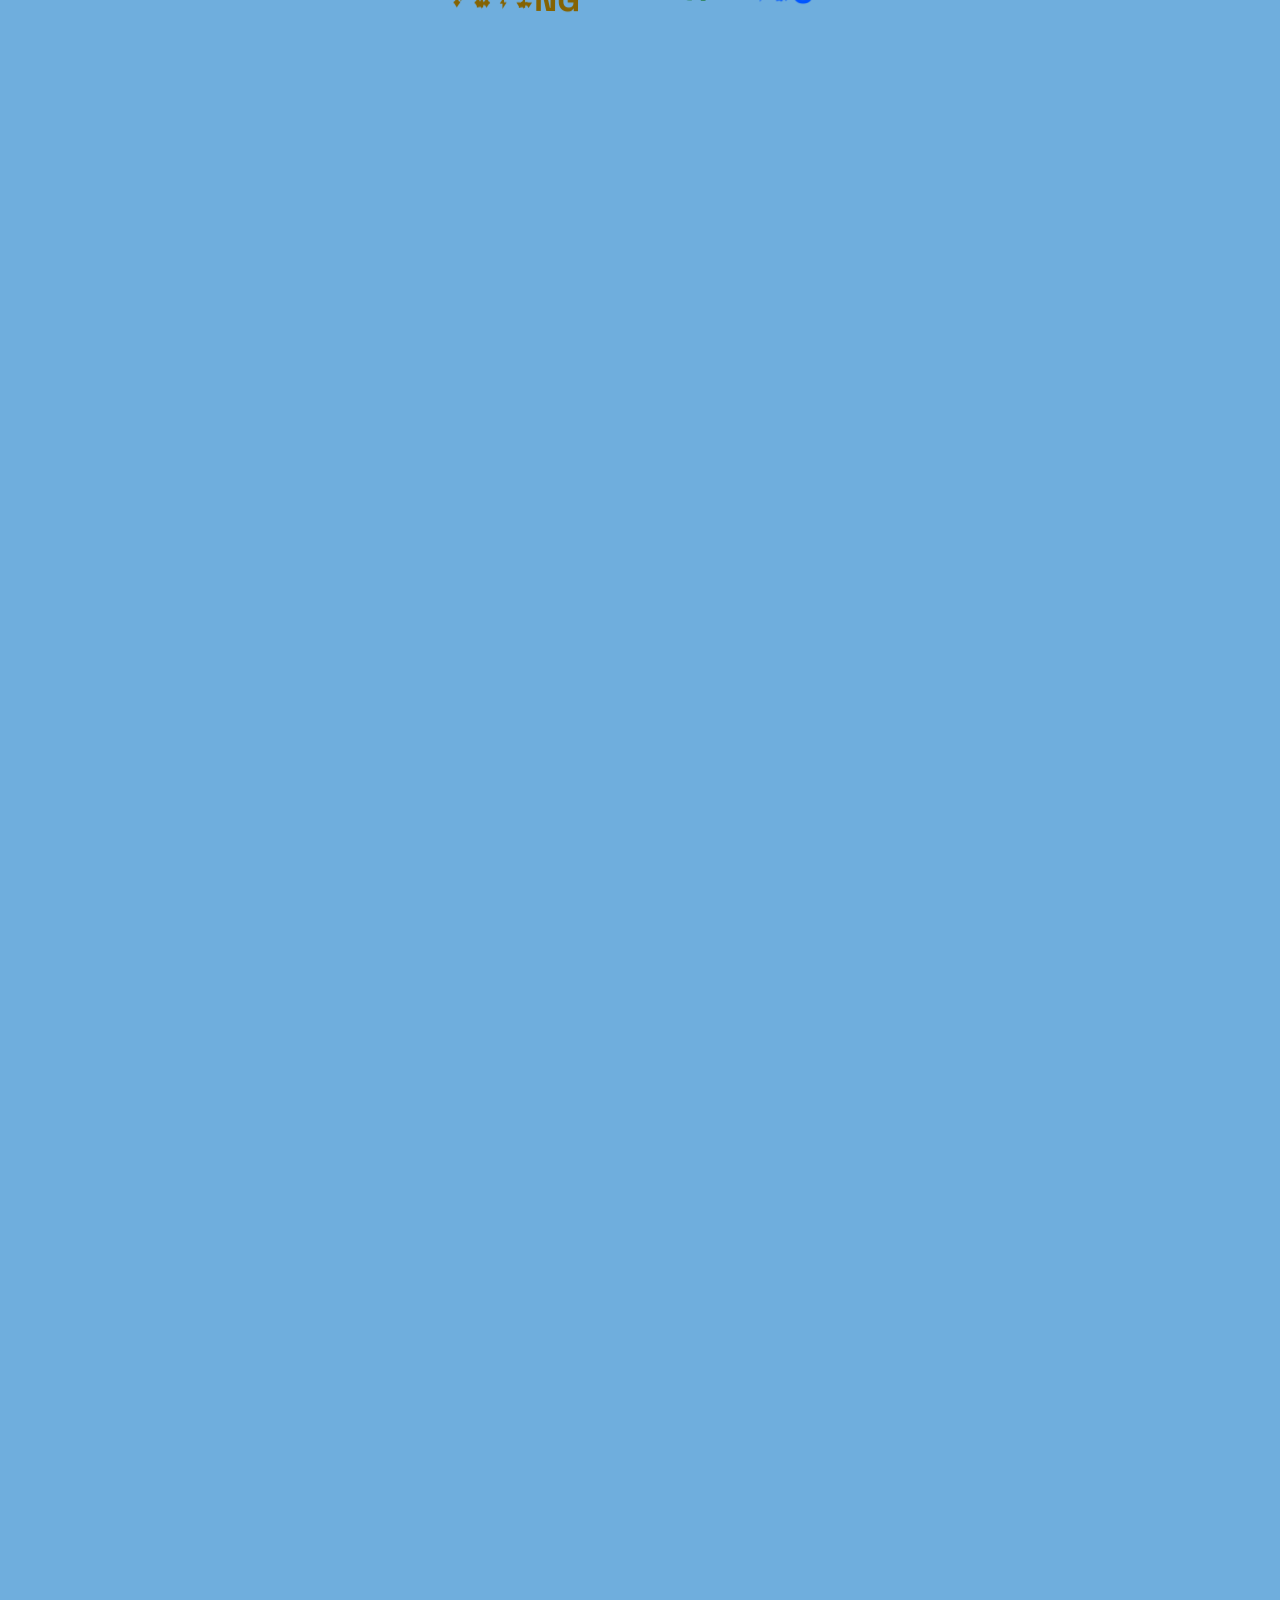
<file: sabbir/index.html>
<!DOCTYPE html>
<html lang="en">
<head>
  <meta charset="UTF-8" />
  <meta name="viewport" content="width=device-width, initial-scale=1.0" />
  <title>KITES</title>
  <link rel="icon" type="image/svg+xml" href="assets/svg/kite.svg">
  <link rel="stylesheet" href="assets/css/memory.css" />
  <link href="https://fonts.googleapis.com/css2?family=Space+Grotesk:wght@400;700&display=swap" rel="stylesheet">

</head>
<body>
  <!-- Corner transition overlay -->
  <div class="corner-transition" aria-hidden="true">
    <div class="corner-fill corner-left"></div>
    <div class="corner-fill corner-right"></div>
  </div>

  <!-- Section 1 -->
  <section class="panel panel-hero" id="hero">
    <div class="scene">
      <div class="background"></div>


      <div class="kite kite-k" data-strength="1.25">
        <img src="assets/images/K.png" alt="K kite letter" />
      </div>

          <div class="kite kite-i" data-strength="1.1">
        <img src="assets/images/I.png" alt="I kite letter" />
      </div>

      <div class="kite kite-t" data-strength="1.15">
        <img src="assets/images/T.png" alt="T kite letter" />
      </div>

      <div class="kite kite-e" data-strength="1.1">
        <img src="assets/images/E.png" alt="E kite letter" />
      </div>

        <div class="kite kite-s" data-strength="1.05">
        <img src="assets/images/S.png" alt="S kite letter" />
      </div>

      <div class="scroll-hint">Scroll</div>
    </div>
  </section>

  <!-- Section 2 -->
<section class="panel panel-two kite-quote-section" id="section-two">
  <p class="kite-memory-quote">
    <span>EVEN</span>
    <span>NOW,</span>
    <span>WHEN</span>
    <span>I</span>
    <span>LOOK</span>
    <span>UP</span>
    <span>AND</span>
    <span>SEE</span>
    <span>A</span>
    <span>KITE</span>
    <span>IN</span>
    <span>THE</span>
    <span>SKY,</span>
    <span>IT</span>
    <span>REMINDS</span>
    <span>ME</span>
    <span>OF</span>
    <span>HOME</span>
    <span>AND</span>
    <span>THOSE</span>
    <span>COLORFUL</span>
    <span>DAYS.</span>

    <br>

    <span>AFTER</span>
    <span>SO</span>
    <span>MANY</span>
    <span>YEARS,</span>
    <span>I</span>
    <span>STILL</span>
    <span>STOP</span>
    <span>FOR</span>
    <span>A</span>
    <span>MOMENT</span>
    <span>AND</span>
    <span>WATCH</span>
    <span>THEM</span>
    <span>DANCE</span>
    <span>IN</span>
    <span>THE</span>
    <span>WIND.</span>

    <br>

    <span>SOME</span>
    <span>MEMORIES</span>
    <span>NEVER</span>
    <span>LEAVE</span>
    <span>—</span>
    <span>THEY</span>
    <span>JUST</span>
    <span>KEEP</span>
    <span>FLYING</span>
    <span>WITH</span>
    <span>YOU.</span>
  </p>
      
      <img
    src="assets/images/k2.png"
    alt="Flying kite"
    class="transition-kite"
      />

</section>

<section class="panel panel-three" id="section-three">
  <div class="section-three-shell">
    <div class="scroll-bg">
  <div class="scroll-track">
    <img src="assets/images/lg.png" />
    <img src="assets/images/lg.png" />
  </div>
</div>

        <div class="transition-kite-2-wrap">
      <img src="assets/images/k3.png" alt="Flying kite" class="transition-kite-2" />
    </div>

    <div class="section-three-content">
      <!-- your section 3 content -->
    </div>
  </div>
</section>




<section class="panel panel-four-anchor" id="section-four-anchor"></section>

<section class="panel panel-four" id="section-four">
  <div class="section-four-shell">
    <div class="game-wrap">
      <div class="game-ui">
        <h2>MOVE K TO CUT THE OTHER KITES</h2>
        <p>DON’T LET THEM TOUCH YOU.</p>
        <button id="start-game-btn">PLAY</button>
        <div class="game-status" id="game-status">CLICK PLAY TO START</div>
      </div>

      <div class="game-area" id="game-area">
        <div class="player-kite kite-game kite-player" id="player-kite">
          <img src="assets/images/K_1.png" alt="Player kite K" />
        </div>

        <div class="enemy-kite kite-game enemy enemy-i" data-letter="I">
          <img src="assets/images/I_1.png" alt="Enemy kite I" />
        </div>

        <div class="enemy-kite kite-game enemy enemy-t" data-letter="T">
          <img src="assets/images/T_1.png" alt="Enemy kite T" />
        </div>


        <div class="enemy-kite kite-game enemy enemy-t" data-letter="E">
          <img src="assets/images/E_1.png" alt="Enemy kite E" />
        </div>

        <div class="enemy-kite kite-game enemy enemy-e" data-letter="L">
          <img src="assets/images/L_1.png" alt="Enemy kite L" />
        </div>
        <div class="enemy-kite kite-game enemy enemy-e" data-letter="O">
          <img src="assets/images/O_1.png" alt="Enemy kite O" />
        </div>



        <div class="enemy-kite kite-game enemy enemy-i" data-letter="I">
          <img src="assets/images/Y_1.png" alt="Enemy kite Y" />
        </div>

        <div class="enemy-kite kite-game enemy enemy-t" data-letter="A">
          <img src="assets/images/A_1.png" alt="Enemy kite A" />
        </div>


      </div>

      <div class="game-feedback" id="game-feedback"></div>
    </div>
  </div>
</section>




  <script src="assets/js/memory.js"></script>
</body>
</html>
</file>
<file: style.css>
* {
  margin:0;
  padding: 0;
}

@font-face {
    font-family:"stitches";
    src: url("font/bianzhidai_noBG-Stitches.otf") format("opentype");
}

  body {
  margin: 0;
  height: 0;
  overflow-x: hidden;
}


.title {
    width: 25%;
    margin-left: 2%;
    margin-top: .5%;
    float: left;
    position: fixed;
    z-index: 3;
}
  

.main {
    width: 57%;
    height: 100vh;
    margin-right: 2%;
    margin-left: 35%;
    margin-top: 1%;
    /*float: left;*/
    position: fixed;
    overflow-y:auto;
    overflow-x: hidden;
    z-index: 2;
    pointer-events: none;
}
    /*height: 2377px;
     border: solid rgb(111, 255, 0) 1px;*/

.main::-webkit-scrollbar {
  display: none;
}

.main * {
  pointer-events: none;
}

.main h1 {
  pointer-events: none;
}



.memory-web{
  position: fixed;
  z-index: 4;
  top:0;
  left: 0;
  width: 100%;
  height: 100vh;
  /*border: solid rgb(255, 0, 230) 1px;*/
  pointer-events: none;
}


.name {
  pointer-events: auto;
}


.name{
  font-family: "Noto Sans", sans-serif;
  position: absolute;
  text-decoration: underline;
  color:black;
  font-family: sans-serif;
  letter-spacing:2px;
  font-size: 16px;
}

.jessica{
  top: 35%;
  left: 10%;
}

.sabbir{
  top: 40%;
  left: 26%;
}

.karen{
  top: 65%;
  left: 12%;
}

.alejandro{
  top: 62%;
  left: 30%;
}

.stephanie{
  top: 18%;
  left: 38%;
}

.tabytha{
  top: 23%;
  left: 55%;
}

.maham{
  top: 56%;
  left: 65%;
}

.tariqul{
  top: 28%;
  left: 82%;
}

.sampriti{
  top: 67%;
  left: 78%;
}

h1{
    font-family: "stitches";
    font-size: 55px;
    font-weight: normal;
    pointer-events: auto;
    
}

p{
   font-family: "stitches"; 
   font-size: 60px;
   color: black;
}
   

p:has(.name:hover){
  opacity:1;
}

/*.glow-cursor {
  position: fixed;
  width: 600px;
  height: 600px;
  border-radius: 50%;
  pointer-events: none;
  transform: translate(-50%, -50%);
  background: radial-gradient(circle, rgba(111, 255, 0, 0.6) 0%, rgba(111, 255, 0, 0) 70%);
  box-shadow: 0 0 15px 8px rgba(111, 255, 0, 0.3);
  z-index: 9999;
  transition: transform 0.05s ease;
}

#infinite-bg {
  position: absolute;
  top: 0;
  left: 0;
  width: 200vw;   
  height: 400vh;  
  z-index: 0;
}*/

.bg-img {
  position: absolute;
  object-fit: cover;
 
  filter:grayscale(100%);
  opacity: 0.7;
  z-index: 15;

  transition: filter 0.4s ease, opacity 0.3s ease;
  pointer-events: auto;
}



.bg-img:hover {
  filter: grayscale(0%);   /* 🔥 back to color */
  opacity: 1;
  z-index: 20;
}

#bg-layer {
  position: absolute;
  top: 0;
  left: 0;
  width: 100vw;
  height: 100vh;
  z-index: 0;
}

#gradient-canvas {
  position: fixed;
  top: 0;
  left: 0;

  width: 100%;
  height: 100%;

  transform: scale(1.1);   /* 🔥 pushes blur past edges */
  transform-origin: center;

  z-index: -10;
  pointer-events: none;

  filter: blur(30px);
  opacity: 0.9;
}


.dino {
  width: 190px !important;   /* adjust as needed */
  height: auto !important;

  object-fit: contain;       /* prevents cropping */
}
</file>
<file: jessica/style.css>
@font-face {
    font-family: 'GridTypeBauhaus';
    src: url('fonts/GridType-Bauhaus.otf') format('opentype');
    font-weight: normal;
    font-style: normal;
}
body {
    font-family: 'GridTypeBauhaus', sans-serif;
}

body {
    margin: 0;
    background: rgb(1, 4, 36);
    overflow-x: hidden;
}

canvas {
  position: fixed;
  top: 0;
  left: 0;
  width: 100vw;
  height: 100vh;
  z-index: 0;
}

.ticket-wrapper,
.loading-container {
  z-index: 9999;
}


/* tickets */
.ticket-wrapper {
  position: fixed;
  top: 35%;
  left: 50%;
  transform: translate(-50%, -50%);
  z-index: 9999;
  display: flex;
  align-items: center;
  justify-content: center;
  pointer-events: none;
  font-family: 'GridTypeBauhaus', sans-serif;
}

.ticket {
  transition: transform 0.4s ease-out, opacity 0.4s ease-out;
  position: relative;
}

.ticket-left {
  width: 330px;
  height: auto;
  max-height: 220px;
  transform: translateX(0);
}

.ticket-right {
  width: 100px;
  height: auto;
  max-height: 220px;
  transform: translateX(0);
}


/* Centered container */
.loading-container {
    position: fixed;
    top: 50%;
    left: 50%;
    transform: translate(-50%, -50%);
    z-index: 9999;
    display: flex;
    flex-direction: column;
    align-items: center;
    transition: opacity 1s ease;
}

/* Bar wrapper with background */
.loading-bar-wrapper {
    width: 300px;
    height: 12px;
    background: rgba(255,255,255,0.1);
    border-radius: 12px;
    overflow: hidden;
}

/* Actual bar that fills */
.loading-bar {
    height: 100%;
    width: 0%;
    background: white;
    transition: width 0.3s ease;
}

/* Text below the bar */
.loading-text {
    margin-top: 12px;
    color: white;
    font-family: 'GridTypeBauhaus', sans-serif;
    font-size: 18px;
    opacity: 1;
    transition: opacity 1s ease;
}

/* ROLLER COASTER */
.coaster-track {
    width: 100%;
    height: 1000%;
    object-fit: contain;
}

.coaster-wrapper {
    position: absolute;      /* scrolls with the page */
    top: 0;                  /* sits at the top of the content */
    left: 50%;
    transform: translateX(-50%);
    width: 100vw;
    height: 145px;           /* adjust to your image */
    z-index: 200;            /* above rides, below ticket/loading */
    pointer-events: none;
}


.coaster-line {
    position: absolute;
    bottom: -900px;          /* moves the text under the track */
    left: 50%;
    transform: translateX(-50%);
    display: flex;
    gap: 40px;              /* space between each word */
    font-family: 'GridTypeBauhaus', sans-serif;
    font-size: 80px;
    color: white;
    pointer-events: none;
}


/* FERRIS WHEEL WRAPPER */
.ferris-wrapper {
  position: bottom;
  bottom: 0;
  left: 0;
  width: 700px;
  height: 700px;
  z-index: 10;
  pointer-events: none;
  filter: drop-shadow(0 0 20px rgba(255, 255, 255, 0.2));
}

/* BACKGROUND stays big */
.ferris-bg {
  position: absolute;
  top: 0;
  left: 0;
  width: 100%;
  height: 100%;
  object-fit: contain;
}

/* ROTATING GROUP (wheel + seats) */
.ferris-rotating {
  position: absolute;
  top: 32%;
  left: 50%;
  width: 450px;
  height: 450px;
  transform: translate(-50%, -50%);
  transform-origin: center center;
  animation: spin 20s linear infinite;
}

/* WHEEL stays smaller */
.ferris-wheel {
  position: absolute;
  width: 100%;
  height: 100%;
  object-fit: contain;
}

/* SEATS */
.seat-wrapper {
  position: absolute;
  width: 70px;
  height: 70px;
  transform-origin: center center;
}

.seat {
  width: 100%;
  height: 100%;
  background-size: contain;
  background-repeat: no-repeat;
  background-position: center;
  pointer-events: auto;
  cursor: pointer;
  transform: rotate(-360deg); /* counter-rotation */
}


.red-seat {
  background-image: url("images/seat-red.png");
}

.dark-seat {
  background-image: url("images/seat-darkred.png");
}

@keyframes spin {
  from { transform: translate(-50%, -50%) rotate(0deg); }
  to   { transform: translate(-50%, -50%) rotate(360deg); }
}

/* Cotton candy */
.cotton-wrapper {
    position: fixed;
    top: 20%;                     /* keep this, since you like the height */
    left: 150%;
    transform: translateX(-50%);  /* THIS is what centers it */
    width: 600px;
    height: 500px;
    z-index: 50;
    pointer-events: none;
}


.cotton-section {
    position: fixed;
    top: 25%;                 /* adjust height */
    left: 90%;                   /* adjust horizontal position */
    transform: translateX(-50%);
    display: flex;
    align-items: center;
    justify-content: center;
    gap: 40px;                /* space between candies */
    z-index: 50;
    pointer-events: none;
}

.cotton {
    width: 150px;
    pointer-events: auto;
    cursor: pointer;
    transition: transform 0.3s ease;
}

.candy-center {
    width: 260px;
    pointer-events: none;
}
.candy-stick {
    position: absolute;
    top: 50%;
    left: 50%;
    width: 260px;
    transform: translate(-50%, -50%);
    pointer-events: none;
}

.candy {
    position: absolute;
    width: 150px;
    pointer-events: auto;
    cursor: pointer;
    transition: transform 0.3s ease;
}

.candy:hover {
    transform: scale(1.1);
}

.zoom-overlay {
    position: fixed;
    top: 0;
    left: 0;
    width: 100vw;
    height: 100vh;
    background:opacity (0.0);
    display: none;
    justify-content: center;
    align-items: center;
    z-index: 999999; /* above everything */
    pointer-events: auto;
}

.zoom-image {
    width: 60%;
    max-width: 700px;
    transition: transform 0.3s ease;
    border-radius: 10px;
    transform: scale(0.5);
}


.candy-1 { top: 215px;  left: 150px; }
.candy-2 { top: 50px; left: 150px; }
.candy-3 { top: 430px; left: 150px; }
.candy-4 { top: 350px; left: 150px; }

.candy-5 { top: 50px;  right: 160px; }
.candy-6 { top: 200px; right: 160px; }
.candy-7 { top: 360px; right: 160px; }
.candy-8 { top: 435px; right: 160px; }


/* MEGA DROP */
.megadrop-wrapper {
    position: fixed;
    right: -1000px;        /* distance from right edge */
    bottom: 0;          /* sits at bottom of screen */
    width: 350px;       /* adjust to your stick image */
    height: 900px;      /* adjust to your stick image */
    pointer-events: none;
    z-index: 20;
}


/* Stick */
.megadrop {
    width: 100%;
    height: 100%;
    object-fit: contain;
    position: absolute;
    top: 0;
    left: 0;
    z-index: 1;
}

@keyframes dropMove {
    0%   { transform: translate(-50%, 0); }
    40% { transform: translate(-50%, 450px); }/* fast drop */
    100% { transform: translate(-50%, 0); }       /* slow rise */
}

.megadrop-seats {
    position: absolute;
    width: 200px;        /* adjust to your seat PNG */
    bottom: 600px;        /* adjust to align with platform */
    left: 50%;
    transform: translateX(-50%);
    z-index: 2;
    pointer-events: auto;
    cursor: pointer;

    /* The up/down animation */
    animation: dropMove 4s ease-in-out infinite;
}


/* Shake animation */
.megadrop-seats:hover {
    animation: shake 0.25s ease-in-out;
}

@keyframes shake {
    0% { transform: translateX(-50%) translateX(0); }
    25% { transform: translateX(-50%) translateX(-4px); }
    50% { transform: translateX(-50%) translateX(4px); }
    75% { transform: translateX(-50%) translateX(-4px); }
    100% { transform: translateX(-50%) translateX(0); }
}

/* BACKGROUND PARAGRAPH */

#memory-text {
    position: fixed;
    top: 0;
    left: 0;
    width: 100vw;
    height: 100vh;
    padding: 0;
    margin: 0;
    font-family: 'GridTypeBauhaus', sans-serif;
    font-size: 60px;
    line-height: 1.1;
    color: rgba(255,255,255,0.28); /* visible but soft */
    text-transform: uppercase;
    white-space: normal;
    overflow: hidden;
    z-index: 1; /* ABOVE stars, BELOW everything else */
    pointer-events: none;
    animation: driftUp 22s ease-in-out infinite alternate,
               fadePulse 12s ease-in-out infinite;
}

@keyframes driftUp {
    0%   { transform: translateY(0); }
    100% { transform: translateY(-120px); }
}

@keyframes fadePulse {
    0%   { opacity: 0.12; }
    50%  { opacity: 0.28; }
    100% { opacity: 0.12; }
}


/* PEOPLE LAYER */
</file>
<file: karen/style.css>
@font-face {
  font-family: "gridtype2";
  src: url("fonts/gridtype2.woff2");
}
body {
  background-color: #E8DCC8;
  font-family: "gridtype2", "barrio";
  background-repeat: repeat;
  
}
.carousel {
  margin: 50px auto;
  width: 100%;
  height: 100%;
  display: flex;
  overflow: hidden; /* cleaner than auto for animation */
  gap: 15em;
  justify-content: left;
  color: #ff6439;
  text-shadow:
  0.5px 0.5px 0px rgba(58, 55, 52, 0.4),
 -0.5px -0.5px 0px rgba(58, 55, 52, 0.2);
}
.carousel::-webkit-scrollbar { 
  display: none;
}
.group {
  display: flex;
  flex-direction: column;
  align-items: left;
  gap: 1em;
  animation: spin 25s infinite linear;
}
.row {
  display: flex;
  gap: 0em; /* space between letters */
  justify-content: center;
}
.card {
  font-size: 400px;
  text-align: center;
  align-content:left
  ;
}
@keyframes spin { 
  from {translate: 0;} 
  to {translate: -100%;} }
/* label */
.memory-label{
font-size:30px;
line-height:35px;
letter-spacing:4px;
text-align:center;
color: #3A3734;


}

/* text hidden by default */

.memory-text{
opacity:0;
max-height:0;
overflow:hidden;
transition:0.3s;
color: #3A3734;
}

.memory-node:hover .memory-text{
opacity:1;
max-height:200px;
}

/* hover expansion */

.memory-node.active{
background:rgb(255, 255, 255);
border:1px solid rgb(255, 255, 255);

}


/* memory nodes */

.memory-node{
position:absolute;
width:220px;
padding:12px;
background: rgba(255, 255, 255, 0.2); /* semi-transparent white */
backdrop-filter: blur(13px); /* the blur effect */
transition:.50s;
border-radius: 40% 60% 80% 70% / 50% 40% 60% 50%; /* irregular blob */
cursor:pointer;
padding: 20px;

} 


/* scattered layout */
.node1 { top: 280px; left: 12%; transform: rotate(-6deg); }
.node2 { top: 120px; left: 65%; transform: rotate(4deg); }
.node3 { top: 600px; left: 30%; transform: rotate(-3deg); }
.node4 { top: 480px; left: 60%; transform: rotate(8deg); }
.node5 { top: 200px; left: 32%; transform: rotate(-5deg); }
.node6 { top: 720px; left: 70%; transform: rotate(6deg); }
.node7 { top: 420px; left: 40%; transform: rotate(-2deg); }
.node8 { top: 650px; left: 50%; transform: rotate(3deg); }
.node9 { top: 760px; left: 10%; transform: rotate(-7deg); }

/* floating animation */
.memory-node{
animation:float 6s ease-in-out infinite;
}
.node2{animation-delay:1s;}
.node3{animation-delay:2s;}
.node4{animation-delay:3s;}

@keyframes float{
0%{transform:translateY(0px)}
50%{transform:translateY(-12px)}
100%{transform:translateY(0px)}
}


/* IMAGE LAYER (background) */
.image-layer {
  margin: 0px;
  position: fixed; /* stays in place while scrolling */
  top: 0;
  left: 0;
  width: 100%;
  height: 100%;
  z-index: -1; /* pushes it behind everything */
  pointer-events: none; /* prevents blocking clicks */
}
.floating-img:nth-child(3n) {
  width: 300px;
  opacity: 0.35;
}

.floating-img:nth-child(4n) {
  width: 180px;
  opacity: 0.7;
}

.floating-img:nth-child(5n) {
  width: 260px;
  opacity: 0.4;
}
/* INDIVIDUAL IMAGES */
.floating-img {
  margin: 0px;
  border-radius: 40% 60% 80% 70% / 50% 40% 60% 50%; /* irregular blob */
cursor:pointer;
  position: absolute;
  width: 350px; /* adjust size */
  height: 400px;
  opacity: 0.6; /* softer, more background-like */
  float: 6s ease-in-out infinite;
}

@keyframes float {
  0% { transform: translateY(0px) rotate(var(--r, 0deg)); }
  50% { transform: translateY(-10px) rotate(var(--r, 0deg)); }
  100% { transform: translateY(0px) rotate(var(--r, 0deg)); }
}
</file>
<file: maham/style.css>
/* ===== FONTS ===== */
@font-face {
    font-family: "ajrak";
    src: url("fonts/ajrak.otf") format("opentype");
}

@font-face {
    font-family: "AgencyFB";
    src: url("fonts/AGENCYB.TTF") format("truetype");
    font-weight: 100 900;
    font-stretch: condensed;
}

/* ===== RESET ===== */
*, *::before, *::after {
    box-sizing: border-box;
    margin: 0;
    padding: 0;
}

/* ===== HTML BASE ===== */
html {
    background-color: #03125e;
}

/* ===== BODY ===== */
body {
    background-color: #921717;
    font-family: "ajrak", "AgencyFB", Impact, sans-serif;
    text-transform: uppercase;
}

/* ===== TITLE ===== */
.main-header {
    background: linear-gradient(to bottom, #03125e 0%, #03125e 70%, #921717 100%);
    width: 100%;
    min-height: 100vh;
    display: flex;
    flex-direction: column;
    justify-content: center;
    align-items: center;
    text-align: center;
    padding: 60px 40px;
    box-sizing: border-box;
}

.title-line1 {
    font-family: "ajrak", "AgencyFB", Impact, sans-serif;
    font-size: clamp(50px, 16vw, 240px);
    font-weight: 100;
    line-height: 1.05;
    letter-spacing: 0.5%;
    text-transform: uppercase;
    color: #fff;
}

.title-line2 {
    font-family: "ajrak", "AgencyFB", Impact, sans-serif;
    font-size: clamp(50px, 19.5vw, 240px);
    font-weight: 100;
    line-height: 1.05;
    letter-spacing: 0.5%;
    text-transform: uppercase;
    color: #fff;
}

/* ===== THREE-SQUARE ROW ===== */
.blocks-row {
    display: flex;
    flex-direction: row;
    align-items: center;
    gap: 20px;
    padding: 80px 50px 20px 50px;
    box-sizing: border-box;
}

.image-text-wrap {
    position: relative;
    width: calc((100vw - 100px - 40px) / 3);
    height: calc((100vw - 100px - 40px) / 3);
    flex-shrink: 0;
}

.block-image {
    position: absolute;
    inset: 0;
    width: 100%;
    height: 100%;
}

.text-path-overlay {
    position: absolute;
    inset: 0;
    width: 100%;
    height: 100%;
    overflow: visible;
    pointer-events: none;
}

/* ===== SVG TEXT ON PATH ===== */
/* font-size is set per-block via inline attribute since each block
   has a different character count requiring a unique size to fill the path */
.path-label {
    font-family: "ajrak", "AgencyFB", Impact, sans-serif;
    font-weight: 100;
    fill: #fff;
    letter-spacing: 0.04em;
}

.interactive-path {
    cursor: pointer;
}

/* ===== CLOSING QUOTE ===== */
.closing-footer {
    background: linear-gradient(to bottom, #921717 0%, #03125e 30%, #03125e 100%);
    margin-top: 120px;
    position: relative;
    overflow: hidden;
    width: 100%;
    min-height: 100vh;
    display: flex;
    flex-direction: column;
    justify-content: center;
    align-items: center;
    text-align: center;
    padding: 60px 40px;
    box-sizing: border-box;
}

.closing-line1 {
    font-family: "ajrak", "AgencyFB", Impact, sans-serif;
    font-size: clamp(60px, 16vw, 240px);
    font-weight: 100;
    line-height: 1.05;
    letter-spacing: 0.5%;
    text-transform: uppercase;
    color: #fff;
}

.closing-line2 {
    font-family: "ajrak", "AgencyFB", Impact, sans-serif;
    font-size: clamp(60px, 19.5vw, 240px);
    font-weight: 100;
    line-height: 1.05;
    letter-spacing: 0.5%;
    text-transform: uppercase;
    color: #fff;
}
/* ===== SVG PATH TEXT ===== */
/* All shared text styling for the animated path labels.
   font-size is the only exception — set inline per block
   since each has a unique character count. */
.path-text {
    font-family: "ajrak", "AgencyFB", Impact, sans-serif;
    font-weight: 100;
    fill: #fff;
    letter-spacing: 0.04em;
}

.main-header {
    position: relative;
    overflow: hidden;
}

.stamp-letter {
    position: absolute;
    font-family: "ajrak", "AgencyFB", Impact, sans-serif;
    font-size: 240px;
    font-weight: 100;
    color: rgba(255, 255, 255, 0.15);
    line-height: 1;
    pointer-events: none;
    user-select: none;
    transform: translate(-50%, -50%) scale(1.8);
    opacity: 0;
    transition: transform 0.15s cubic-bezier(0.2, 0, 0.3, 1),
                opacity 0.15s ease;
    z-index: 1;
}

.stamp-letter.stamp-active {
    transform: translate(-50%, -50%) scale(1);
    opacity: 1;
}

/* ===== HOVER PHOTO REVEAL ===== */
.reveal-photo {
    position: absolute;
    inset: 0;
    width: 100%;
    height: 100%;
    object-fit: cover;
    opacity: 0;
    transition: opacity 0.5s ease;
    -webkit-mask-size: 100% 100%;
    mask-size: 100% 100%;
    -webkit-mask-repeat: no-repeat;
    mask-repeat: no-repeat;
    z-index: 2;
    pointer-events: none;
}

.image-text-wrap:hover .reveal-photo {
    opacity: 1;
}


/* ===== IMAGE BREATH ON CLICK ===== */
@keyframes breathe {
    0%   { transform: scale(1); }
    40%  { transform: scale(1.04); }
    100% { transform: scale(1); }
}

.image-text-wrap.breathing {
    animation: breathe 2.0s ease-in-out;
}


/* ===== CUSTOM CURSOR — MIDDLE SECTION ===== */
.blocks-row { cursor: none; }
.blocks-row * { cursor: none; }
</file>
<file: sabbir/assets/css/memory.css>
* {
  margin: 0;
  padding: 0;
  box-sizing: border-box;
}

:root {
  --index: calc(1vw + 1vh);
}

@font-face {
  font-family: 'KiteFont';
  src: url('../font/kite_v4.otf') format('opentype');
  font-display: swap;
}

/* Custom Cursor */
html, body, a, button {
  cursor: url('../images/k_cursor.png') 16 16, auto;
}

html, body {
  width: 100%;
  min-height: 100%;
  font-family: sans-serif;
  overflow-x: hidden;
  scroll-behavior: smooth;
}

body {
  background: #6FAEDD;
}

/* ---------- Panels ---------- */

.panel {
  position: relative;
  width: 100%;
  min-height: 100vh;
}

.panel-hero {
  z-index: 1;
}

.panel-two {
  position: relative;
  background: #6FAEDD;
  color: white;
  display: flex;
  align-items: center;
  justify-content: center;
  overflow: hidden;
  z-index: 30; /* higher than corner overlay */
}

/* ---------- Scene ---------- */

.scene {
  position: relative;
  width: 100%;
  height: 100vh;
  overflow: hidden;
}

.background {
  position: absolute;
  inset: 0;
  background-image: url("../images/bg.png");
  background-size: cover;
  background-position: center;
  background-repeat: no-repeat;
  z-index: 0;
}

.background::after {
  content: "";
  position: absolute;
  inset: 0;
  background: radial-gradient(circle at center, rgba(255,255,255,0.04), transparent 60%);
  pointer-events: none;
}

/* ---------- Kites ---------- */

.kite {
  position: absolute;
  z-index: 2;
  will-change: transform, opacity;
  pointer-events: none;
  transform: translate3d(0, 0, 0);
  opacity: 0;
}

.kite img {
  display: block;
  width: 100%;
  height: auto;
  user-select: none;
  -webkit-user-drag: none;
  pointer-events: none;
}

/* Order from left to right: I K S T E */
.kite-k {
  left: 24%;
  top: 26%;
}
.kite-i {
  left: 10%;
  top: 45%;
}

.kite-t {
  left: 58%;
  top: 18%;
}

.kite-e {
  left: 77%;
  top: 35%;
}
.kite-s {
  left: 43%;
  top: 35%;
}



.kite-k,
.kite-i,
.kite-t,
.kite-e,
.kite-s

 {
  width: 220px;
}

/* ---------- Scroll hint ---------- */

.scroll-hint {
  position: absolute;
  left: 50%;
  bottom: 26px;
  transform: translateX(-50%);
  z-index: 3;
  color: white;
  font-size: 0.9rem;
  letter-spacing: 0.18em;
  text-transform: uppercase;
  opacity: 0.9;
  animation: hintBob 1.8s ease-in-out infinite;
}

@keyframes hintBob {
  0%, 100% { transform: translateX(-50%) translateY(0); }
  50% { transform: translateX(-50%) translateY(6px); }
}

/* ---------- Corner transition overlay ---------- */

.corner-transition {
  position: fixed;
  inset: 0;
  z-index: 20;
  pointer-events: none;
  overflow: hidden;
}

.corner-fill {
  position: absolute;
  bottom: 0;
  width: 120vmax;
  height: 120vmax;
  background: #6FAEDD;
  transform: scale(0);
  will-change: transform;
}

.corner-left {
  left: 0;
  transform-origin: bottom left;
  border-top-right-radius: 100%;
}

.corner-right {
  right: 0;
  transform-origin: bottom right;
  border-top-left-radius: 100%;
}

/* ---------- Quote section ---------- */

.kite-quote-section {
  min-height: 100vh;
  display: flex;
  justify-content: center;
  align-items: center;
  padding: 7vw 8vw;
  background: #6FAEDD;
  overflow: hidden;
}

.kite-memory-quote {
  position: relative;
  z-index: 31; /* above the transition overlay */
  max-width: 1200px;
  margin: 0;
  text-align: center;
  font-family: 'KiteFont', 'Space Grotesk', sans-serif;
  font-size: calc(var(--index) * 1.6);
  line-height: 1.95;
  font-weight: 700;
}

.kite-memory-quote br {
  display: block;
  content: "";
  margin-top: 0.45em;
}

.kite-memory-quote span {
  display: inline-block;
  margin: 0.14em 0.22em;
  cursor: default;
  position: relative;
  will-change: transform;
  transition: color 0.25s ease, text-shadow 0.25s ease;
}

/* colorful palette */
.kite-memory-quote span:nth-child(8n+1) { color: #B51608; }
.kite-memory-quote span:nth-child(8n+2) { color: #846302; }
.kite-memory-quote span:nth-child(8n+3) { color: #046b10; }
.kite-memory-quote span:nth-child(8n+4) { color: #0055ff; }
.kite-memory-quote span:nth-child(8n+5) { color: #7b61ff; }
.kite-memory-quote span:nth-child(8n+6) { color: #d9065e; }
.kite-memory-quote span:nth-child(8n+7) { color: #b9590b; }
.kite-memory-quote span:nth-child(8n+8) { color: #256dd1; }

.kite-memory-quote span:hover {
  color: #ffffff;
  text-shadow:
    0 0 12px rgba(255,255,255,0.25),
    0 10px 24px rgba(0,0,0,0.25);
}


.panel-two {
  position: relative;
  overflow: hidden;
}

.transition-kite {
  position: absolute;
  right: -20%;
  bottom: -300px;
  width: 300px;
  height: auto;
  z-index: 40;
  will-change: transform;
  pointer-events: none;
}

.panel-three {
  position: relative;
  min-height: 100vh;
  background: transparent;
}

.section-three-shell {
  position: fixed;
  inset: -2px;
  width: calc(100vw + 4px);
  height: calc(100vh + 4px);
  background: #FADF0B;
  transform: translate3d(104%, 104%, 0);
  will-change: transform;
  z-index: 36;
  pointer-events: none;
  overflow: hidden;
}

.section-three-content {
  position: relative;
  min-height: 100vh;
  display: flex;
  align-items: center;
  justify-content: center;
  color: white;
  z-index: 2;
  pointer-events: auto;
}

.scroll-bg {
  position: absolute;
  inset: 0;
  z-index: 1;
  overflow: hidden;
  opacity: 0;
  transition: opacity 0.6s ease;
  display: flex;
  align-items: center;
}

.scroll-track {
  display: flex;
  width: max-content;
  animation: scrollLoop 50s linear infinite;
}

.scroll-track img {
  height: 60%;
  width: auto;

}


.transition-kite-2-wrap {
  position: absolute;
  right: 2%;
  bottom: 2%;
  width: 260px;
  height: 260px;
  z-index: 45;
  pointer-events: none;
  will-change: transform, opacity;
  overflow: visible;
  opacity: 0;
}

.transition-kite-2 {
  position: absolute;
  width: 200px;
  height: auto;
  right: -40px;
  bottom: -180px;
}

.panel-four-anchor {
  min-height: 100vh;
  background: transparent;
}

.panel-four {
  position: relative;
  min-height: 100vh;
  background: transparent;
}

.section-four-shell {
  position: fixed;
  inset: -2px;
  width: calc(100vw + 4px);
  height: calc(100vh + 4px);
  background: #6FAEDD;
  transform: translate3d(104%, 104%, 0);
  will-change: transform;
  z-index: 50;
  pointer-events: none;
  overflow: hidden;
}

.game-wrap {
  position: relative;
  width: 100%;
  height: 100%;
  pointer-events: auto;
}

.game-ui {
  position: absolute;
  top: 6vh;
  left: 50%;
  transform: translateX(-50%);
  text-align: center;
  z-index: 3;
  color: white;
  font-family: 'Space Grotesk', sans-serif;
}

.game-ui {
  transition: opacity 0.3s ease, transform 0.3s ease;
}

.game-wrap.playing .game-ui {
  opacity: 0;
  transform: translate(-50%, -20px);
  pointer-events: none;
}


.game-ui h2 {
  font-family: 'KiteFont', 'Space Grotesk', sans-serif;
  font-size: clamp(2rem, 4vw, 4rem);
  margin-bottom: 0.6rem;
  text-transform: uppercase;
  letter-spacing: 0.04em;
}

.game-ui p {
  font-family: 'KiteFont', 'Space Grotesk', sans-serif;
  font-size: 1rem;
  letter-spacing: 0.06em;
  margin-bottom: 1.2rem;
  text-transform: uppercase;
}

.game-ui button {
  border: none;
  background: white;
  color: #111;
  padding: 1.1rem 2.6rem;
  font-weight: 700;
  font-size: 1.1rem;
  border-radius: 999px;
  cursor: pointer;
  box-shadow: 0 10px 0 #111;
  transition: transform 0.15s ease, box-shadow 0.15s ease;
}

.game-ui button:hover {
  transform: translateY(2px);
  box-shadow: 0 8px 0 #111;
}

.game-ui button:active {
  transform: translateY(6px);
  box-shadow: 0 4px 0 #111;
}

.game-status {
  margin-top: 0.9rem;
  font-size: 0.9rem;
  font-weight: 700;
}

.game-area {
  position: absolute;
  inset: 0;
  overflow: hidden;
}

.kite-game {
  position: absolute;
  width: 120px;
  height: 120px;
  transform: translate(-50%, -50%);
  will-change: transform, left, top;
}

.kite-game img {
  width: 100%;
  height: auto;
  display: block;
  user-select: none;
  -webkit-user-drag: none;
  pointer-events: none;
}

.kite-player {
  left: 20%;
  top: 70%;
  z-index: 4;
}

.enemy {
  z-index: 2;
}

.enemy-i { left: 70%; top: 30%; }
.enemy-t { left: 82%; top: 55%; }
.enemy-e { left: 60%; top: 72%; }

.enemy.dead {
  opacity: 0;
  transform: translate(-50%, -50%) scale(0.4) rotate(40deg);
  transition: transform 0.35s ease, opacity 0.35s ease;
}

.game-area.playing {
  cursor: none;
}


.game-feedback {
  position: absolute;
  inset: 0;
  pointer-events: none;
  z-index: 5;
  overflow: hidden;
}

.confetti-piece {
  position: absolute;
  width: 14px;
  height: 14px;
  opacity: 0.95;
  animation: confettiFall 1.8s linear forwards;
}

@keyframes confettiFall {
  0% {
    transform: translateY(-20px) rotate(0deg);
    opacity: 1;
  }
  100% {
    transform: translateY(110vh) rotate(540deg);
    opacity: 0;
  }
}

.lose-emoji {
  position: absolute;
  left: 50%;
  top: 50%;
  transform: translate(-50%, -50%) scale(0.6);
  font-size: 5rem;
  opacity: 0;
  animation: losePop 0.7s ease forwards;
}

.game-status {
  margin-top: 1rem;
  font-size: 1rem;
  font-weight: 700;
  font-family: 'KiteFont', 'Space Grotesk', sans-serif;
  text-transform: uppercase;
}

@keyframes losePop {
  0% {
    transform: translate(-50%, -50%) scale(0.6);
    opacity: 0;
  }
  100% {
    transform: translate(-50%, -50%) scale(1);
    opacity: 1;
  }
}








@keyframes scrollLoop {
  from {
    transform: translateX(0);
  }
  to {
    transform: translateX(-50%);
  }
}



.panel-five {
  min-height: 100vh;
  background: #6FAEDD;
  display: flex;
  align-items: center;
  justify-content: center;
}

.section-five-wrap {
  max-width: 900px;
  padding: 4rem 2rem;
  text-align: center;
  color: white;
}

.kite-ending-heading {
  font-family: 'KiteFont', 'Space Grotesk', sans-serif;
  font-size: clamp(2rem, 4vw, 4.5rem);
  line-height: 1.2;
  margin-bottom: 2rem;
  letter-spacing: 0.05em;
}

.kite-ending-text {
  font-family: 'KiteFont', 'Space Grotesk', sans-serif;
  font-size: clamp(0.9rem, 1.2vw, 1.2rem);
  line-height: 1.6;
  margin-bottom: 1.2rem;
  letter-spacing: 0.06em;
}



/* ---------- Responsive ---------- */

@media (max-width: 1200px) {
  
  .kite-k { width: 180px; }
  .kite-i { width: 130px; }
  
  .kite-t { width: 160px; }
  .kite-e { width: 145px; }
.kite-s { width: 135px; }
  .kite-memory-quote {
    font-size: calc(var(--index) * 1.45);
    line-height: 1.85;
  }
}

@media (max-width: 768px) {
  .kite-i {
    left: 4%;
    top: 67%;
    width: 90px;
  }

  .kite-k {
    left: 19%;
    top: 50%;
    width: 120px;
  }

  .kite-s {
    left: 40%;
    top: 62%;
    width: 90px;
  }

  .kite-t {
    left: 57%;
    top: 42%;
    width: 110px;
  }

  .kite-e {
    left: 76%;
    top: 63%;
    width: 95px;
  }

  .scroll-hint {
    bottom: 18px;
    font-size: 0.72rem;
  }

  .kite-quote-section {
    padding: 10vw 6vw;
  }

  .kite-memory-quote {
    font-size: calc(var(--index) * 1.3);
    line-height: 1.75;
  }

  .kite-memory-quote span {
    margin: 0.1em 0.14em;
  }
}
</file>
